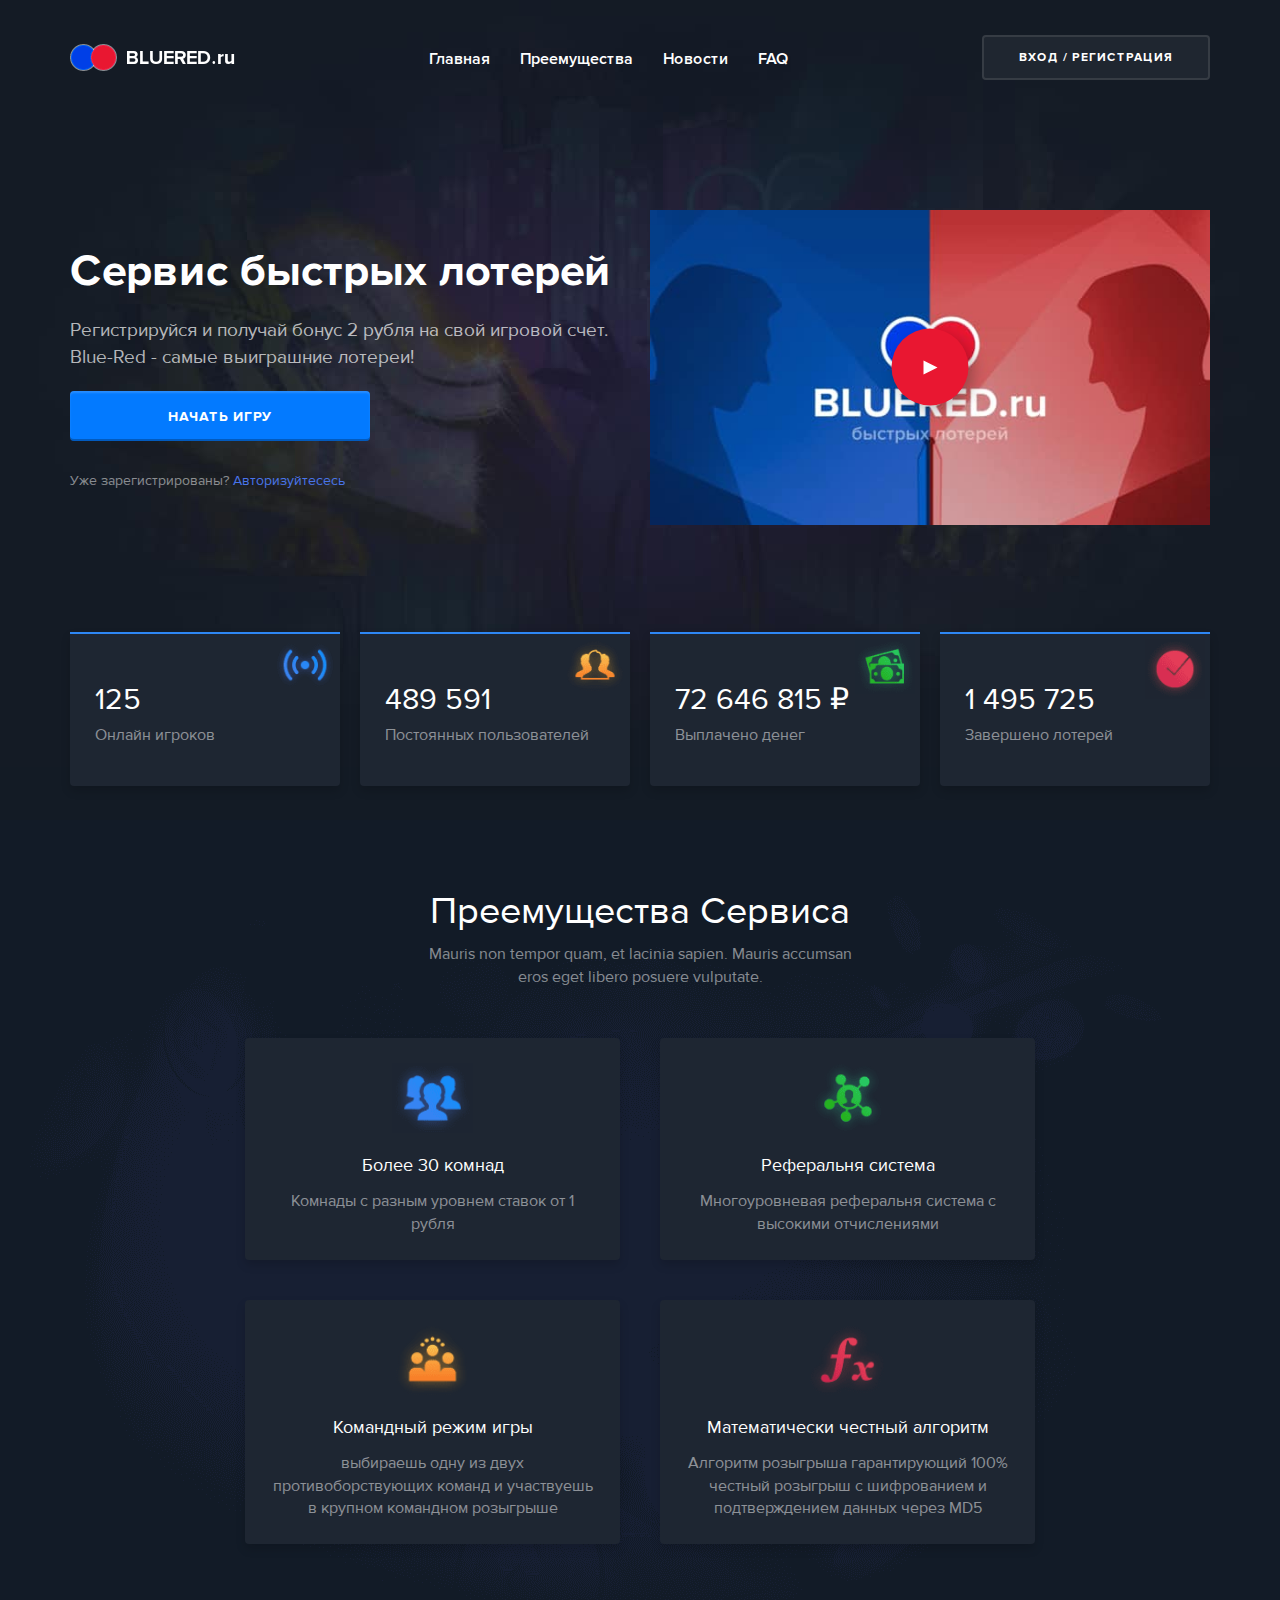
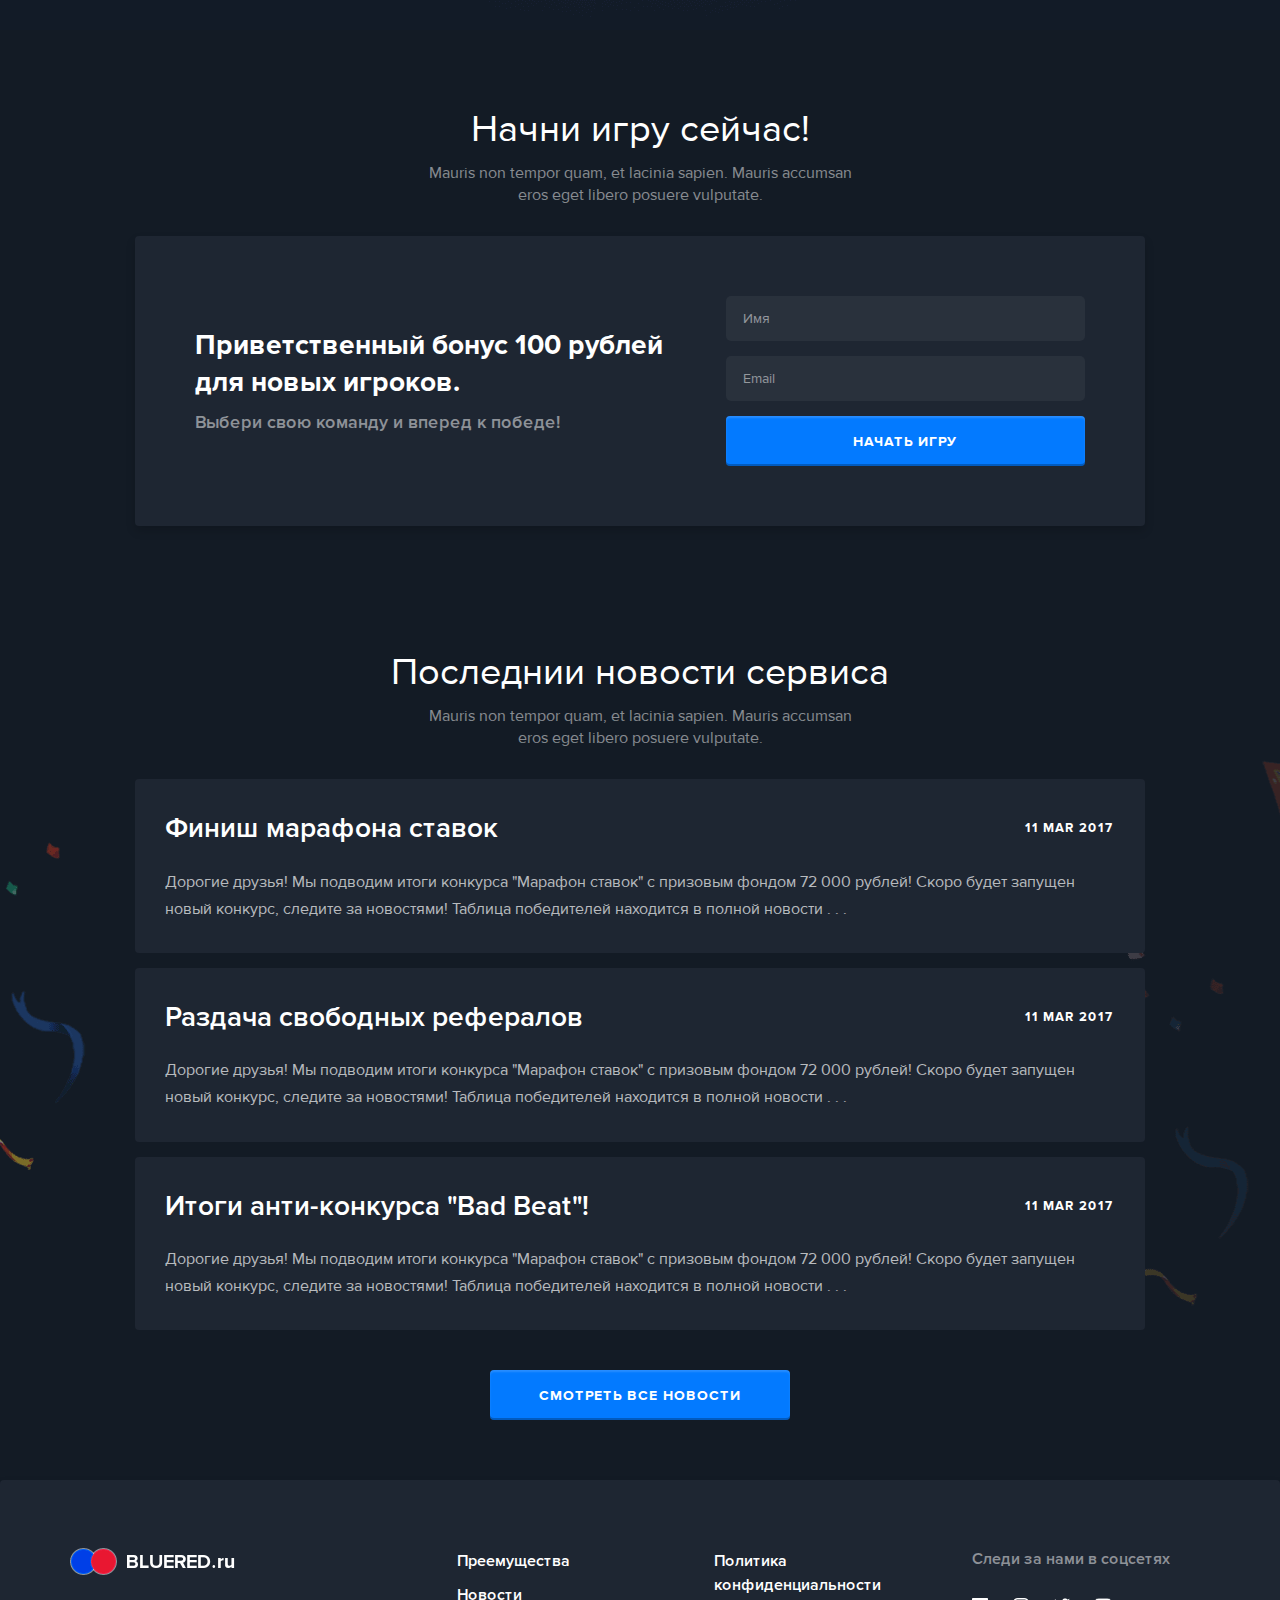
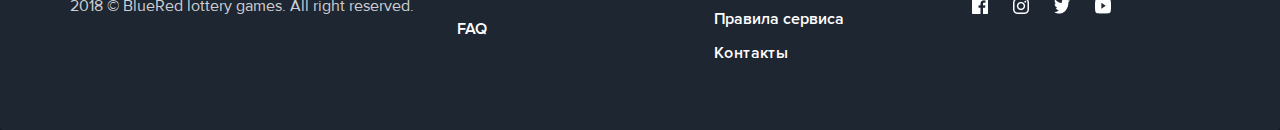
<file: index.html>
<!DOCTYPE html>
<html lang="ru">
<head>
	<meta http-equiv="Content-Type" content="text/html; charset=utf-8" />
	<meta name="format-detection" content="telephone=no">
	<meta name="viewport" content="width=device-width, initial-scale=1, user-scalable=no, maximum-scale=1">
	<title>BlueRed - Игра</title>
	<link rel="stylesheet" type="text/css" href="css/style.css?ver1.0" />
</head>
<body class="loaded page-home">


<!-- BEGIN BODY -->
<div class="main-wrapper">

	<!-- BEGIN HEADER -->
	<header class="header">
		<div class="container">
			<div class="header__wrap">
				<div class="logo">
					<a href="#"><img src="img/logo.png?ver1.0" alt=""></a>
				</div>
				<div class="header__navbar">
					
					<ul class="main-menu">
						<li class="main-menu__item">
							<a href="#" class="main-menu__link active">Главная</a>
						</li>
						<li class="main-menu__item">
							<a href="#" class="main-menu__link">Преемущества</a>
						</li>
						<li class="main-menu__item">
							<a href="#" class="main-menu__link">Новости</a>
						</li>
						<li class="main-menu__item">
							<a href="#" class="main-menu__link">FAQ</a>
						</li>
					</ul>
	
					<div class="header__right">
						<a href="#" class="btn">Вход / Регистрация</a>
					</div>
				</div>
				<button class="header__navbar-toggle js-open-navbar">
					<span></span>
					<span></span>
					<span></span>
				</button>
			</div>
		</div>
	</header>
	<!-- HEADER EOF   -->

	<!-- BEGIN CONTENT -->
	<main class="main">
		<section class="section sec-home">
			<div class="container">
				<div class="row align-items-center">
					<div class="col-lg-6">
						<h1 class="home__title">Сервис быстрых лотерей</h1>
						<p class="home__descr">Регистрируйся и получай бонус 2 рубля на свой игровой счет. <span class="nowrap">Blue-Red</span> - самые выиграшние лотереи!</p>
						<a href="#" class="btn btn--info home__button btn--lg">НАЧАТЬ ИГРУ</a>
						<div class="home__login">Уже зарегистрированы? <a href="#">Авторизуйтесесь</a></div>
					</div>
					<div class="col-lg-6">
						<div class="video js-video" data-youtube-link="9vPyTRhYEJ4">
							<div class="video__content">
								<img class="video__img" src="img/video-poster.jpg" alt="" />
								<button id="video__play" class="video__play" type="button"></button>
							</div>
						</div>
					</div>
				</div>
		
			</div>
		</section>
		<div class="container stats">
			<div class="stats-column row">
				<div class="stats-column__item col-xl-3 col-md-6">
					<div class="stats-block">
						<img src="img/online.png" alt="" class="stats-block__img f1">
						<div class="stats-block__title">125</div>
						<div class="stats-block__descr">Онлайн игроков</div>
					</div>
				</div>
				<div class="stats-column__item col-xl-3 col-md-6">
					<div class="stats-block">
						<img src="img/people.png" alt="" class="stats-block__img">
						<div class="stats-block__title">489 591</div>
						<div class="stats-block__descr">Постоянных пользователей </div>
					</div>
				</div>
				<div class="stats-column__item col-xl-3 col-md-6">
					<div class="stats-block">
						<img src="img/many.png" alt="" class="stats-block__img">
						<div class="stats-block__title">72 646 815 ₽</div>
						<div class="stats-block__descr">Выплачено денег</div>
					</div>
				</div>
				<div class="stats-column__item col-xl-3 col-md-6">
					<div class="stats-block">
						<img src="img/check.png" alt="" class="stats-block__img">
						<div class="stats-block__title">1 495 725</div>
						<div class="stats-block__descr">Завершено лотерей</div>
					</div>
				</div>
			</div>
		</div>
		<section class="section sec-advantages">
			<div class="container">
				<div class="page-header text-center">
					<h2 class="page-header__title">Преемущества Сервиса</h2>
					<p class="page-header__descr">Mauris non tempor quam, et lacinia sapien. Mauris accumsan eros eget libero posuere vulputate.</p>
						
				</div>

				<div class="row advantages-column">
					<div class="col-md-6 advantages-column__item">
						<div class="advantages-block">
							<img src="img/people-info.png" alt="" class="advantages-block__img">
							<div class="advantages-block__title">Более 30 комнад</div>
							<div class="advantages-block__descr">Комнады с разным уровнем ставок от 1 рубля</div>
						</div>
					</div>
					<div class="col-md-6 advantages-column__item">
						<div class="advantages-block">
							<img src="img/referal-img.png" alt="" class="advantages-block__img">
							<div class="advantages-block__title">Реферальня система</div>
							<div class="advantages-block__descr">Многоуровневая реферальня система с высокими отчислениями</div>
						</div>
					</div>
					<div class="col-md-6 advantages-column__item">
						<div class="advantages-block">
							<img src="img/group.png" alt="" class="advantages-block__img">
							<div class="advantages-block__title">Командный режим игры</div>
							<div class="advantages-block__descr">выбираешь одну из двух противоборствующих команд и участвуешь в крупном командном розыгрыше</div>
						</div>
					</div>
					<div class="col-md-6 advantages-column__item">
						<div class="advantages-block">
							<img src="img/alg.png" alt="" class="advantages-block__img">
							<div class="advantages-block__title">Математически честный алгоритм</div>
							<div class="advantages-block__descr">Алгоритм розыгрыша гарантирующий 100% честный розыгрыш с шифрованием и подтверждением данных через MD5</div>
						</div>
					</div>
					
				</div>
					
			</div>
		</section>

		<section class="section sec-subscribe">
			<div class="container">
				<div class="page-header text-center">
					<h2 class="page-header__title">Начни игру сейчас!</h2>
					<p class="page-header__descr">Mauris non tempor quam, et lacinia sapien. Mauris accumsan eros eget libero posuere vulputate.</p>
						
				</div>

				<div class="subscribe-block">
					<div class="row align-items-center">
						<div class="col-lg-7 subscribe-block__item">
							<div class="subscribe-block__title">Приветственный бонус 100 рублей для новых игроков. </div>
							<div class="subscribe-block__descr">Выбери свою команду и вперед к победе!</div>
						</div>
						<div class="col-lg-5 subscribe-block__item">
							<form action="#">
								<div class="form-field">
									<input type="text" class="form-input" placeholder="Имя" required="">
								</div>
								<div class="form-field">
									<input type="email" class="form-input" placeholder="Email" required="">
								</div>
								
								<input type="submit" class="btn btn--info btn--block btn--lg" value="НАЧАТЬ ИГРУ">
							</form>
						</div>
					</div>
				</div>
			</div>
		</section>

		<section class="section sec-news">
			<div class="container">
				<div class="page-header text-center">
					<h2 class="page-header__title">Последнии новости сервиса</h2>
					<p class="page-header__descr">Mauris non tempor quam, et lacinia sapien. Mauris accumsan eros eget libero posuere vulputate.</p>
						
				</div>
				<div class="news-block">
					<div class="article-list">
						<div class="article-list__item article-inner">
							<a href="#" class="article-inner__link-cover">&nbsp;</a>
							<div class="article-inner__header">
								<div class="article-inner__title">Финиш марафона ставок</div>
								<div class="article-inner__date">11 Mar 2017</div>
							</div>
							<div class="article-inner__body">
								<p>Дорогие друзья! Мы подводим итоги конкурса "Марафон ставок" с призовым фондом 72 000 рублей! Скоро будет запущен новый конкурс, следите за новостями! Таблица победителей находится в полной новости . . .</p>
							</div>
						</div>
						<div class="article-list__item article-inner">
							<a href="#" class="article-inner__link-cover">&nbsp;</a>
							<div class="article-inner__header">
								<div class="article-inner__title">Раздача свободных рефералов</div>
								<div class="article-inner__date">11 Mar 2017</div>
							</div>
							<div class="article-inner__body">
								<p>Дорогие друзья! Мы подводим итоги конкурса "Марафон ставок" с призовым фондом 72 000 рублей! Скоро будет запущен новый конкурс, следите за новостями! Таблица победителей находится в полной новости . . .</p>
							</div>
						</div>
						<div class="article-list__item article-inner">
							<a href="#" class="article-inner__link-cover">&nbsp;</a>
							<div class="article-inner__header">
								<div class="article-inner__title">Итоги анти-конкурса "Bad Beat"!</div>
								<div class="article-inner__date">11 Mar 2017</div>
							</div>
							<div class="article-inner__body">
								<p>Дорогие друзья! Мы подводим итоги конкурса "Марафон ставок" с призовым фондом 72 000 рублей! Скоро будет запущен новый конкурс, следите за новостями! Таблица победителей находится в полной новости . . .</p>
							</div>
						</div>
						
					</div>

					<div class="button-block">
						<a href="#" class="btn btn--lg btn--info">Смотреть все новости</a>
					</div>
				</div>
			</div>
		</section>
		
	</main>
	<!-- CONTENT EOF   -->


	<!-- BEGIN FOOTER -->
	<footer class="footer">
		<div class="container">
			<div class="row">
				<div class="col-xl-4 col-lg-3 col-md-4 footer__item">
					<div class="logo">
						<a href="#"><img src="img/logo.png?ver1.0" alt=""></a>
					</div>
					<p class="copyright">2018 &copy; BlueRed lottery games. All right reserved.</p>
				</div>
				<div class="col-xl-8 col-lg-9 col-md-8">
					<div class="row">
						<div class="col-xl-4 col-lg-4 col-sm-6 footer__item">
							<ul class="footer-menu">
								<li class="footer-menu__item">
									<a href="#" class="footer-menu__link">Преемущества</a>
								</li>
								<li class="footer-menu__item">
									<a href="#" class="footer-menu__link">Новости</a>
								</li>
								<li class="footer-menu__item">
									<a href="#" class="footer-menu__link">FAQ</a>
								</li>
							</ul>
						</div>
						<div class="col-xl-4 col-lg-4 col-sm-6 footer__item">
							<ul class="footer-menu">
								<li class="footer-menu__item">
									<a href="#" class="footer-menu__link">Политика конфиденциальности</a>
								</li>
								<li class="footer-menu__item">
									<a href="#" class="footer-menu__link">Правила сервиса</a>
								</li>
								<li class="footer-menu__item">
									<a href="#" class="footer-menu__link">Контакты</a>
								</li>
							</ul>
						</div>
						<div class="col-xl-4 col-lg-4 col-sm-6 footer__item">
							<div class="footer-title">Следи за нами в соцсетях</div>
							<div class="social">
								<a href="#" class="social__link">
									<img src="img/facebook.png" alt="" class="icon">
								</a>
								<a href="#" class="social__link">
									<img src="img/instagram.png" alt="" class="icon">
								</a>
								<a href="#" class="social__link">
									<img src="img/twitter.png" alt="" class="icon">
								</a>
								<a href="#" class="social__link">
									<img src="img/youtube.png" alt="" class="icon">
								</a>
							</div>
						</div>
					</div>
				</div>
			</div>
		</div>
	</footer>
	<!-- FOOTER EOF   -->

</div>
<!-- BODY EOF   -->


<div class="icon-load"></div>
<script src="js/all.js?ver1.0"></script>

<script>
	function startTimer(duration, display) {
	    var timer = duration, minutes, seconds;
	    setInterval(function () {
	        minutes = parseInt(timer / 60, 10)
	        seconds = parseInt(timer % 60, 10);
	        minutes = minutes < 10 ? "0" + minutes : minutes;
	        seconds = seconds < 10 ? "0" + seconds : seconds;
	        display.text(minutes + ":" + seconds);
	        if (--timer < 0) {
	            timer = duration;
	        }
	    }, 1000);
	}

	function Timer (){
		var display = $('#dashboardtimer1');
		startTimer(30, display);	
	}

	// function Dashboardtimer (){
	// 	var display = $('#dashboardtimer1');
	// 	startTimer(30, display);	
	// }

	function Timer1 (){
		var display = $('#dashboardtimer2');
		startTimer(30, display);	
	}
	function Timer2 (){
		var display = $('#dashboardtimer3');
		startTimer(30, display);	
	}
	function Timer3 (){
		var display = $('#dashboardtimer4');
		startTimer(30, display);	
	}
	function Timer4 (){
		var display = $('#dashboardtimer5');
		startTimer(30, display);	
	}
	$(document).ready(function (){
		Timer ();
		Timer1 ();
		Timer2 ();
		Timer3 ();
		Timer4 ();
	});	      
</script>


</body>
</html>
</file>
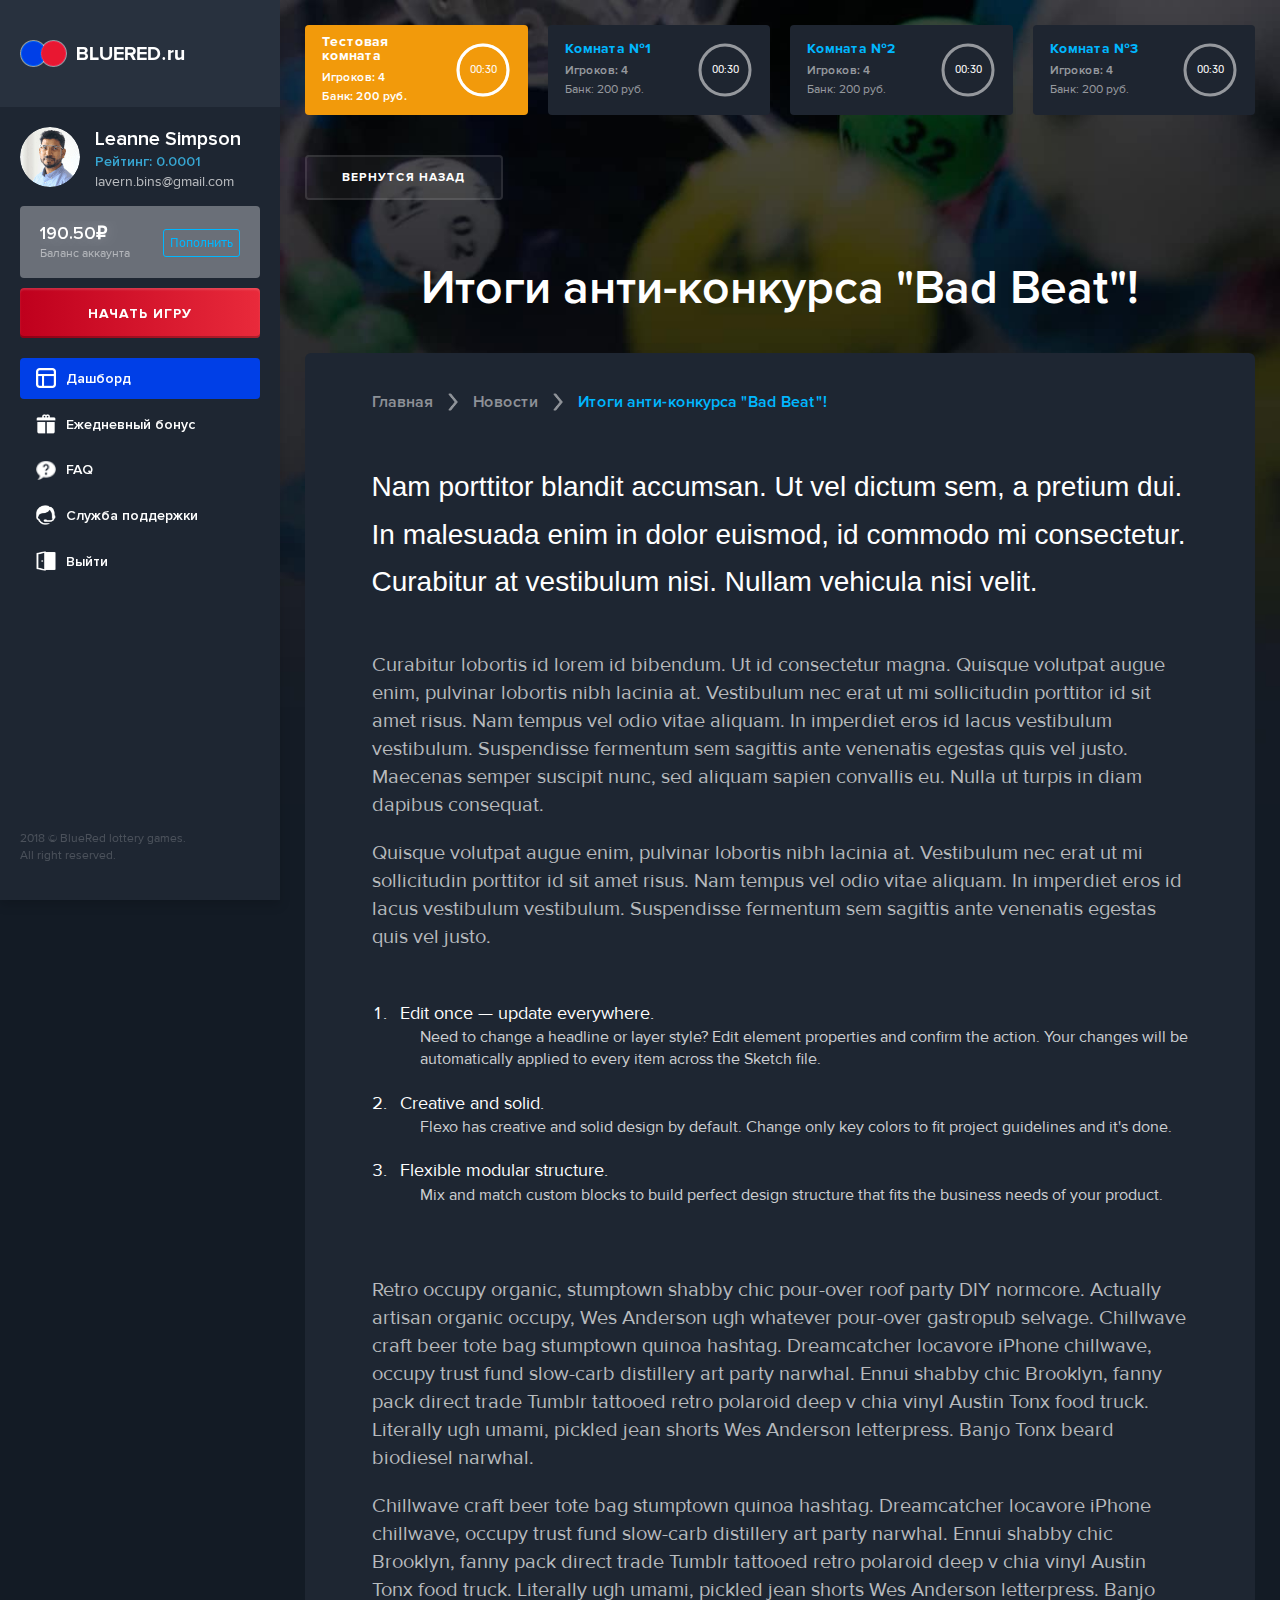
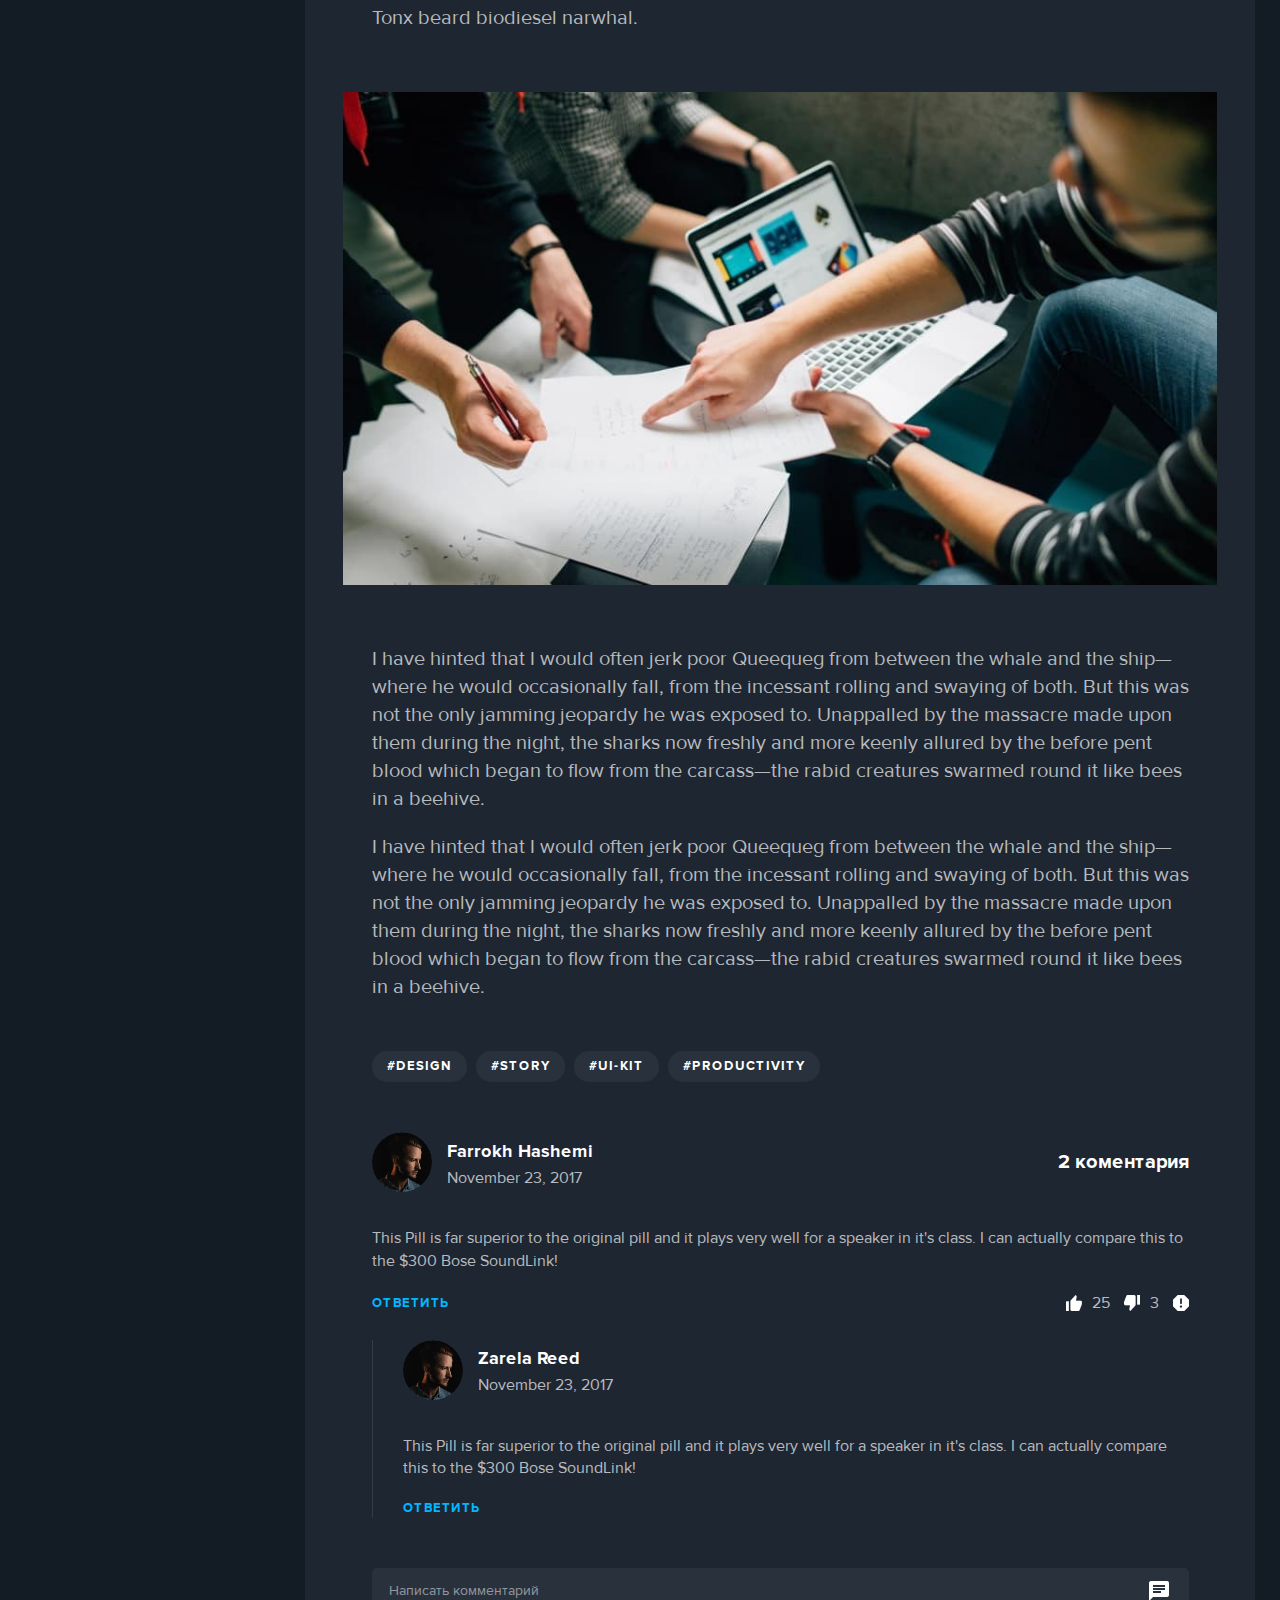
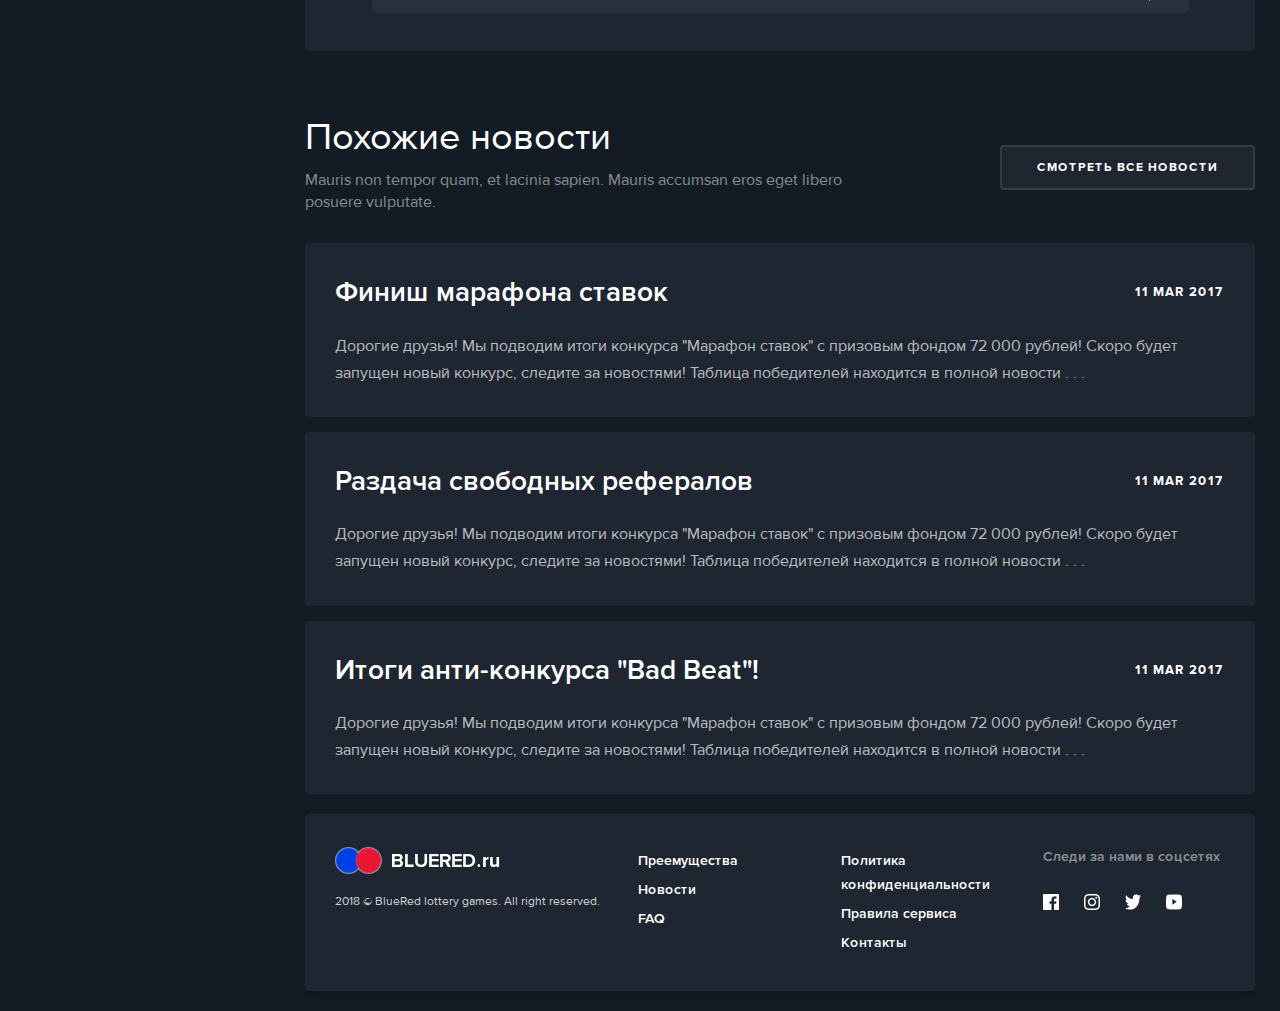
<file: article.html>
<!DOCTYPE html>
<html lang="ru">
<head>
	<meta http-equiv="Content-Type" content="text/html; charset=utf-8" />
	<meta name="format-detection" content="telephone=no">
	<meta name="viewport" content="width=device-width, initial-scale=1, user-scalable=no, maximum-scale=1">
	<title>BlueRed - Страница новости</title>
	<link rel="stylesheet" type="text/css" href="css/style.css?ver1.0" />
</head>
<body class="loaded page-game page-bg">


<!-- BEGIN BODY -->
<div class="main-wrapper">

	<!-- BEGIN HEADER -->
	<div class="sidebar">
		<div class="sidebar__header">
			<div class="logo">
				<a href="#" class="logo__container">
					<img class="logo__full" alt="" src="img/logo.png">
				</a>
			</div>
			<a href="#" class="sidebar__close js-close-sidebar">
				<img src="img/close.png" alt="" height="14">
				Закрыть
			</a>
		</div>
		<div class="sidebar__body" >
			<div class="login-wrap">
				<div class="profile">
					<div class="profile__img">
						<img src="img/profile-img.png" alt="">
					</div>
					<div class="profile__content">
						<div class="profile__name">Leanne Simpson</div>
						<div class="profile__rating">Рейтинг: 0.0001 </div>
						<div class="profile__email">lavern.bins@gmail.com</div>
					</div>
				</div>
				<div class="profile-balance">
					<div class="profile-balance__left">
						<div class="profile-balance__count">190.50₽</div>
						<div class="profile-balance__descr">Баланс аккаунта</div>
					</div>
					<div class="profile-balance__right">
						<a href="#" class="profile-balance__btn">Пополнить</a>
					</div>
				</div>
				<a href="#" class="btn btn--danger btn--lg btn--block">НАЧАТЬ ИГРУ</a>
			</div>
			<ul class="sidebar-menu">
				<li class="sidebar-menu__item active">
					<a href="#" class="sidebar-menu__link sidebar-menu__link--dashboard">Дашборд</a>
				</li>
				<li class="sidebar-menu__item">
					<a href="#" class="sidebar-menu__link sidebar-menu__link--bonus">Ежедневный бонус</a>
				</li>
				<li class="sidebar-menu__item">
					<a href="#" class="sidebar-menu__link sidebar-menu__link--faq">FAQ</a>
				</li>
				<li class="sidebar-menu__item">
					<a href="#" class="sidebar-menu__link sidebar-menu__link--support">Служба поддержки</a>
				</li>
				<li class="sidebar-menu__item">
					<a href="#" class="sidebar-menu__link sidebar-menu__link--exit">Выйти</a>
				</li>
			</ul>
		</div>
		<div class="sidebar__body" style="display: none;">
			<div class="login-wrap">
				<div class="profile">
					<a href="#" class="btn btn--block">Войти на сайт</a>
				</div>
				<a href="#" class="btn btn--danger btn--lg btn--block">НАЧАТЬ ИГРУ</a>
			</div>
			<ul class="sidebar-menu">
				<li class="sidebar-menu__item active">
					<a href="#" class="sidebar-menu__link sidebar-menu__link--home">Главная</a>
				</li>
				<li class="sidebar-menu__item">
					<a href="#" class="sidebar-menu__link sidebar-menu__link--news">Новости</a>
				</li>
				<li class="sidebar-menu__item">
					<a href="#" class="sidebar-menu__link sidebar-menu__link--faq">FAQ</a>
				</li>
				<li class="sidebar-menu__item">
					<a href="#" class="sidebar-menu__link sidebar-menu__link--support">Служба поддержки</a>
				</li>
	
			</ul>
		</div>
		<div class="sidebar__footer">
			<p class="copyright">2018 &copy; BlueRed lottery games. <br>All right reserved.</p>
		</div>
	</div>
	<div class="sidebar sidebar--mobile">
		<div class="sidebar__header">
			<div class="logo">
				<a href="#" class="logo__container">
					<img class="logo__small" alt="" src="img/logo-small.png">
				</a>
			</div>
		</div>
		<div class="sidebar__body">
			<a href="#" class="sidebar__open js-open-sidebar">
				<span></span>
				<span></span>
				<span></span>
			</a>
		</div>
		
	</div>
	<!-- HEADER EOF   -->

	<!-- BEGIN CONTENT -->
	<main class="main main--custom">
		<div class="container">
			<!-- BEGIN ROOMS -->
			<div class="rooms row">
				<div class="col-xl-3 col-md-6 rooms__column">
					<div class="dashboard-room dashboard-room--active">
						<a href="#" class="dashboard-room__link">
							<span class="dashboard-room__content">
								<span class="dashboard-room__name">Тестовая комната</span>
								<span class="dashboard-room__players">Игроков: 4</span>
								<span class="dashboard-room__bank">Банк: 200 руб.</span>
							</span>
							<div class="timer dashboard-room__timer">
								<div class="countdown">
									<div id="dashboardtimer1" class="countdown__number">00:30</div>
									<svg class="countdown__svg">  
										<circle class="countdown__bg" r="25" cx="28" cy="28"></circle>
										<circle class="countdown__progress" r="25" cx="28" cy="28"></circle>
									</svg>
									
								</div>
							</div>
						</a>
					</div>
				</div>
				<div class="col-xl-3 col-md-6 rooms__column">
					<div class="dashboard-room">
						<a href="#" class="dashboard-room__link">
							<span class="dashboard-room__content">
								<span class="dashboard-room__name">Комната №1</span>
								<span class="dashboard-room__players">Игроков: 4</span>
								<span class="dashboard-room__bank">Банк: 200 руб.</span>
							</span>
							<div class="timer dashboard-room__timer">
								<div class="countdown">
									<div id="dashboardtimer2" class="countdown__number">00:30</div>
									<svg class="countdown__svg">
										<circle class="countdown__bg" r="25" cx="28" cy="28"></circle>
										<circle class="countdown__progress" r="25" cx="28" cy="28"></circle>
									</svg>
									
								</div>
							</div>
						</a>
					</div>
				</div>
				<div class="col-xl-3 col-md-6 rooms__column">
					<div class="dashboard-room">
						<a href="#" class="dashboard-room__link">
							<span class="dashboard-room__content">
								<span class="dashboard-room__name">Комната №2</span>
								<span class="dashboard-room__players">Игроков: 4</span>
								<span class="dashboard-room__bank">Банк: 200 руб.</span>
							</span>
							<div class="timer dashboard-room__timer">
								<div class="countdown">
									<div id="dashboardtimer3" class="countdown__number">00:30</div>
									<svg class="countdown__svg">
										<circle class="countdown__bg" r="25" cx="28" cy="28"></circle>
										<circle class="countdown__progress" r="25" cx="28" cy="28"></circle>
									</svg>
									
								</div>
							</div>
						</a>
					</div>
				</div>
				<div class="col-xl-3 col-md-6 rooms__column">
					<div class="dashboard-room">
						<a href="#" class="dashboard-room__link">
							<span class="dashboard-room__content">
								<span class="dashboard-room__name">Комната №3</span>
								<span class="dashboard-room__players">Игроков: 4</span>
								<span class="dashboard-room__bank">Банк: 200 руб.</span>
							</span>
							<div class="timer dashboard-room__timer">
								<div class="countdown">
									<div id="dashboardtimer4" class="countdown__number">00:30</div>
									<svg class="countdown__svg">
										<circle class="countdown__bg" r="25" cx="28" cy="28"></circle>
										<circle class="countdown__progress" r="25" cx="28" cy="28"></circle>
									</svg>
									
								</div>
							</div>
						</a>
					</div>
				</div>
			</div>
			<!-- ROOMS EOF   -->
			
			
			<div class="page-line">
				<a href="#" class="btn">Вернутся назад</a>
			</div>
			
			
			<div class="page-header text-center">
				<h1 class="title">Итоги анти-конкурса "Bad Beat"!</h1>
			</div>
			
			<article class="article">
				
				<ul class="crumbs-list">
					<li class="crumbs-list__item">
						<a href="#" class="crumbs-list__link">Главная</a>
					</li>
					<li class="crumbs-list__item">
						<a href="#" class="crumbs-list__link">Новости</a>
					</li>
					<li class="crumbs-list__item">
						<span class="crumbs-list__text">Итоги анти-конкурса "Bad Beat"!</span>
					</li>
				</ul>

				<h2>Nam porttitor blandit accumsan. Ut vel dictum sem, a pretium dui. In malesuada enim in dolor euismod, id commodo mi consectetur. Curabitur at vestibulum nisi. Nullam vehicula nisi velit.</h2>

				<p>Curabitur lobortis id lorem id bibendum. Ut id consectetur magna. Quisque volutpat augue enim, pulvinar lobortis nibh lacinia at. Vestibulum nec erat ut mi sollicitudin porttitor id sit amet risus. Nam tempus vel odio vitae aliquam. In imperdiet eros id lacus vestibulum vestibulum. Suspendisse fermentum sem sagittis ante venenatis egestas quis vel justo. Maecenas semper suscipit nunc, sed aliquam sapien convallis eu. Nulla ut turpis in diam dapibus consequat.</p>

				<p>Quisque volutpat augue enim, pulvinar lobortis nibh lacinia at. Vestibulum nec erat ut mi sollicitudin porttitor id sit amet risus. Nam tempus vel odio vitae aliquam. In imperdiet eros id lacus vestibulum vestibulum. Suspendisse fermentum sem sagittis ante venenatis egestas quis vel justo.</p>

				<ol>
					<li>
						Edit once — update everywhere.
						<div class="ol-sub">Need to change a headline or layer style? Edit element properties and confirm the action. Your changes will be automatically applied to every item across the Sketch file.</div>
					</li>
					<li>
						Creative and solid.
						<div class="ol-sub">Flexo has creative and solid design by default. Change only key colors to fit project guidelines and it's done.</div>
					</li>
					<li>
						Flexible modular structure.
						<div class="ol-sub">Mix and match custom blocks to build perfect design structure that fits the business needs of your product.</div> 
					</li>
				</ol>

				<p>Retro occupy organic, stumptown shabby chic pour-over roof party DIY normcore. Actually artisan organic occupy, Wes Anderson ugh whatever pour-over gastropub selvage. Chillwave craft beer tote bag stumptown quinoa hashtag. Dreamcatcher locavore iPhone chillwave, occupy trust fund slow-carb distillery art party narwhal. Ennui shabby chic Brooklyn, fanny pack direct trade Tumblr tattooed retro polaroid deep v chia vinyl Austin Tonx food truck. Literally ugh umami, pickled jean shorts Wes Anderson letterpress. Banjo Tonx beard biodiesel narwhal.</p>

				<p>Chillwave craft beer tote bag stumptown quinoa hashtag. Dreamcatcher locavore iPhone chillwave, occupy trust fund slow-carb distillery art party narwhal. Ennui shabby chic Brooklyn, fanny pack direct trade Tumblr tattooed retro polaroid deep v chia vinyl Austin Tonx food truck. Literally ugh umami, pickled jean shorts Wes Anderson letterpress. Banjo Tonx beard biodiesel narwhal.</p>

				<figure class="figure">
					<img src="img/img.jpg" alt="">
				</figure>

				<p>I have hinted that I would often jerk poor Queequeg from between the whale and the ship—where he would occasionally fall, from the incessant rolling and swaying of both. But this was not the only jamming jeopardy he was exposed to. Unappalled by the massacre made upon them during the night, the sharks now freshly and more keenly allured by the before pent blood which began to flow from the carcass—the rabid creatures swarmed round it like bees in a beehive.</p>
				
				<p>I have hinted that I would often jerk poor Queequeg from between the whale and the ship—where he would occasionally fall, from the incessant rolling and swaying of both. But this was not the only jamming jeopardy he was exposed to. Unappalled by the massacre made upon them during the night, the sharks now freshly and more keenly allured by the before pent blood which began to flow from the carcass—the rabid creatures swarmed round it like bees in a beehive.</p>
				
				<div class="tags">
					<a href="#" class="tags__link">#design</a>
					<a href="#" class="tags__link">#story</a>
					<a href="#" class="tags__link">#UI-kit</a>
					<a href="#" class="tags__link">#productivity</a>
				</div>

				<div class="comments">
					<ul class="comments-list">
						<li class="comments-list__item ">
							<div class="comment">
								<div class="comment__header">
									<div class="comment__author author">
										<div class="author__img">
											<img src="img/comments-img.png" alt="">
										</div>
										<div class="author__info">
											<div class="author__name">Farrokh Hashemi</div>
											<div class="author__date">November 23, 2017</div>
										</div>
									</div>
									<div class="comment__count">2 коментария</div>
								</div>
								<div class="comment__body">
									This Pill is far superior to the original pill and it plays very well for a speaker in it's class. I can actually compare this to the $300 Bose SoundLink!
								</div>
								<div class="comment__footer">
									<a href="#" class="answer-link">Ответить</a>
									<div class="comment__btns">
										<a href="#" class="comment__btns-item"><img src="img/thumbup.png" alt="" class="icon"> <span>25</span></a>
										<a href="#" class="comment__btns-item"><img src="img/thumbdown.png" alt="" class="icon"> <span>3</span></a>
										<a href="#" class="comment__btns-item"><img src="img/alert.png" alt="" class="icon"></a>
									</div>
								</div>
							</div>
							<ul class="comments-answer-list">
								<li class="comments-answer-list__item">
									<div class="comment">
										<div class="comment__header">
											<div class="comment__author author">
												<div class="author__img">
													<img src="img/comments-img.png" alt="">
												</div>
												<div class="author__info">
													<div class="author__name">Zarela Reed</div>
													<div class="author__date">November 23, 2017</div>
												</div>
											</div>
											
										</div>
										<div class="comment__body">
											This Pill is far superior to the original pill and it plays very well for a speaker in it's class. I can actually compare this to the $300 Bose SoundLink!
										</div>
										<div class="comment__footer">
											<a href="#" class="answer-link">Ответить</a>
											
										</div>
									</div>
								</li>
							</ul>
						</li>
					</ul>

					<div class="comments-form">
						<form action="#">
							<div class="comments-form__wrap">
								<input type="text" class="form-input" placeholder="Написать комментарий">
								<button type="submit" class="comments-form__button"><img src="img/chat.png" alt="" class="icon"></button>
							</div>
						</form>
					</div>
				</div>
			</article>

			<div class="page-header">
				<div class="row align-items-center">
					<div class="col-lg-7 page-header__contnet">
						<h2 class="page-header__title">Похожие новости</h2>
						<p class="page-header__descr">Mauris non tempor quam, et lacinia sapien. Mauris accumsan eros eget libero posuere vulputate.</p>
					</div>
					<div class="col-lg-5 page-header__button">
						<a href="#" class="btn">Смотреть все новости</a>
					</div>
				</div>
			</div>

			<div class="article-list">
				<div class="article-list__item article-inner">
					<a href="#" class="article-inner__link-cover">&nbsp;</a>
					<div class="article-inner__header">
						<div class="article-inner__title">Финиш марафона ставок</div>
						<div class="article-inner__date">11 Mar 2017</div>
					</div>
					<div class="article-inner__body">
						<p>Дорогие друзья! Мы подводим итоги конкурса "Марафон ставок" с призовым фондом 72 000 рублей! Скоро будет запущен новый конкурс, следите за новостями! Таблица победителей находится в полной новости . . .</p>
					</div>
				</div>
				<div class="article-list__item article-inner">
					<a href="#" class="article-inner__link-cover">&nbsp;</a>
					<div class="article-inner__header">
						<div class="article-inner__title">Раздача свободных рефералов</div>
						<div class="article-inner__date">11 Mar 2017</div>
					</div>
					<div class="article-inner__body">
						<p>Дорогие друзья! Мы подводим итоги конкурса "Марафон ставок" с призовым фондом 72 000 рублей! Скоро будет запущен новый конкурс, следите за новостями! Таблица победителей находится в полной новости . . .</p>
					</div>
				</div>
				<div class="article-list__item article-inner">
					<a href="#" class="article-inner__link-cover">&nbsp;</a>
					<div class="article-inner__header">
						<div class="article-inner__title">Итоги анти-конкурса "Bad Beat"!</div>
						<div class="article-inner__date">11 Mar 2017</div>
					</div>
					<div class="article-inner__body">
						<p>Дорогие друзья! Мы подводим итоги конкурса "Марафон ставок" с призовым фондом 72 000 рублей! Скоро будет запущен новый конкурс, следите за новостями! Таблица победителей находится в полной новости . . .</p>
					</div>
				</div>
			</div>

			
		</div>
	</main>
	<!-- CONTENT EOF   -->


	<!-- BEGIN FOOTER -->
	<footer class="footer">
		<div class="container">
			<div class="row">
				<div class="col-xl-4 col-lg-3 col-md-4 footer__item">
					<div class="logo">
						<a href="#"><img src="img/logo.png?ver1.0" alt=""></a>
					</div>
					<p class="copyright">2018 &copy; BlueRed lottery games. All right reserved.</p>
				</div>
				<div class="col-xl-8 col-lg-9 col-md-8">
					<div class="row">
						<div class="col-xl-4 col-lg-4 col-sm-6 footer__item">
							<ul class="footer-menu">
								<li class="footer-menu__item">
									<a href="#" class="footer-menu__link">Преемущества</a>
								</li>
								<li class="footer-menu__item">
									<a href="#" class="footer-menu__link">Новости</a>
								</li>
								<li class="footer-menu__item">
									<a href="#" class="footer-menu__link">FAQ</a>
								</li>
							</ul>
						</div>
						<div class="col-xl-4 col-lg-4 col-sm-6 footer__item">
							<ul class="footer-menu">
								<li class="footer-menu__item">
									<a href="#" class="footer-menu__link">Политика конфиденциальности</a>
								</li>
								<li class="footer-menu__item">
									<a href="#" class="footer-menu__link">Правила сервиса</a>
								</li>
								<li class="footer-menu__item">
									<a href="#" class="footer-menu__link">Контакты</a>
								</li>
							</ul>
						</div>
						<div class="col-xl-4 col-lg-4 col-sm-6 footer__item">
							<div class="footer-title">Следи за нами в соцсетях</div>
							<div class="social">
								<a href="#" class="social__link">
									<img src="img/facebook.png" alt="" class="icon">
								</a>
								<a href="#" class="social__link">
									<img src="img/instagram.png" alt="" class="icon">
								</a>
								<a href="#" class="social__link">
									<img src="img/twitter.png" alt="" class="icon">
								</a>
								<a href="#" class="social__link">
									<img src="img/youtube.png" alt="" class="icon">
								</a>
							</div>
						</div>
					</div>
				</div>
			</div>
		</div>
	</footer>
	<!-- FOOTER EOF   -->

</div>
<!-- BODY EOF   -->


<div class="icon-load"></div>
<script src="js/all.js?ver1.0"></script>

<script>
	function startTimer(duration, display) {
	    var timer = duration, minutes, seconds;
	    setInterval(function () {
	        minutes = parseInt(timer / 60, 10)
	        seconds = parseInt(timer % 60, 10);
	        minutes = minutes < 10 ? "0" + minutes : minutes;
	        seconds = seconds < 10 ? "0" + seconds : seconds;
	        display.text(minutes + ":" + seconds);
	        if (--timer < 0) {
	            timer = duration;
	        }
	    }, 1000);
	}

	function Timer (){
		var display = $('#dashboardtimer1');
		startTimer(30, display);	
	}

	// function Dashboardtimer (){
	// 	var display = $('#dashboardtimer1');
	// 	startTimer(30, display);	
	// }

	function Timer1 (){
		var display = $('#dashboardtimer2');
		startTimer(30, display);	
	}
	function Timer2 (){
		var display = $('#dashboardtimer3');
		startTimer(30, display);	
	}
	function Timer3 (){
		var display = $('#dashboardtimer4');
		startTimer(30, display);	
	}
	function Timer4 (){
		var display = $('#dashboardtimer5');
		startTimer(30, display);	
	}
	$(document).ready(function (){
		Timer ();
		Timer1 ();
		Timer2 ();
		Timer3 ();
		Timer4 ();
	});	      
</script>


</body>
</html>
</file>
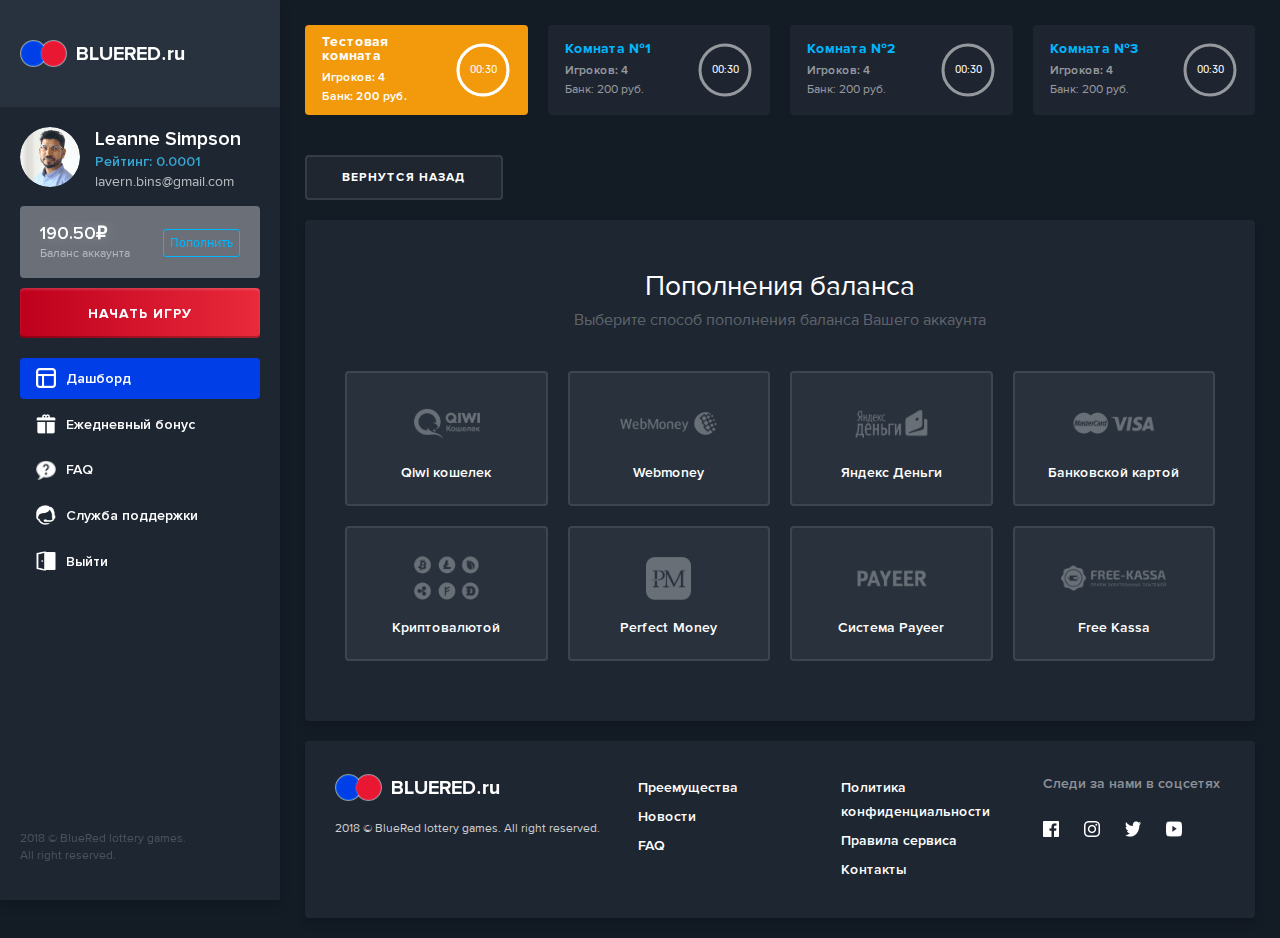
<file: balance-income.html>
<!DOCTYPE html>
<html lang="ru">
<head>
	<meta http-equiv="Content-Type" content="text/html; charset=utf-8" />
	<meta name="format-detection" content="telephone=no">
	<meta name="viewport" content="width=device-width, initial-scale=1, user-scalable=no, maximum-scale=1">
	<title>BlueRed - Страница новости</title>
	<link rel="stylesheet" type="text/css" href="css/style.css?ver1.0" />
</head>
<body class="loaded page-game">


<!-- BEGIN BODY -->
<div class="main-wrapper">

	<!-- BEGIN HEADER -->
	<div class="sidebar">
		<div class="sidebar__header">
			<div class="logo">
				<a href="#" class="logo__container">
					<img class="logo__full" alt="" src="img/logo.png">
				</a>
			</div>
			<a href="#" class="sidebar__close js-close-sidebar">
				<img src="img/close.png" alt="" height="14">
				Закрыть
			</a>
		</div>
		<div class="sidebar__body" >
			<div class="login-wrap">
				<div class="profile">
					<div class="profile__img">
						<img src="img/profile-img.png" alt="">
					</div>
					<div class="profile__content">
						<div class="profile__name">Leanne Simpson</div>
						<div class="profile__rating">Рейтинг: 0.0001 </div>
						<div class="profile__email">lavern.bins@gmail.com</div>
					</div>
				</div>
				<div class="profile-balance">
					<div class="profile-balance__left">
						<div class="profile-balance__count">190.50₽</div>
						<div class="profile-balance__descr">Баланс аккаунта</div>
					</div>
					<div class="profile-balance__right">
						<a href="#" class="profile-balance__btn">Пополнить</a>
					</div>
				</div>
				<a href="#" class="btn btn--danger btn--lg btn--block">НАЧАТЬ ИГРУ</a>
			</div>
			<ul class="sidebar-menu">
				<li class="sidebar-menu__item active">
					<a href="#" class="sidebar-menu__link sidebar-menu__link--dashboard">Дашборд</a>
				</li>
				<li class="sidebar-menu__item">
					<a href="#" class="sidebar-menu__link sidebar-menu__link--bonus">Ежедневный бонус</a>
				</li>
				<li class="sidebar-menu__item">
					<a href="#" class="sidebar-menu__link sidebar-menu__link--faq">FAQ</a>
				</li>
				<li class="sidebar-menu__item">
					<a href="#" class="sidebar-menu__link sidebar-menu__link--support">Служба поддержки</a>
				</li>
				<li class="sidebar-menu__item">
					<a href="#" class="sidebar-menu__link sidebar-menu__link--exit">Выйти</a>
				</li>
			</ul>
		</div>
		<div class="sidebar__body" style="display: none;">
			<div class="login-wrap">
				<div class="profile">
					<a href="#" class="btn btn--block">Войти на сайт</a>
				</div>
				<a href="#" class="btn btn--danger btn--lg btn--block">НАЧАТЬ ИГРУ</a>
			</div>
			<ul class="sidebar-menu">
				<li class="sidebar-menu__item active">
					<a href="#" class="sidebar-menu__link sidebar-menu__link--home">Главная</a>
				</li>
				<li class="sidebar-menu__item">
					<a href="#" class="sidebar-menu__link sidebar-menu__link--news">Новости</a>
				</li>
				<li class="sidebar-menu__item">
					<a href="#" class="sidebar-menu__link sidebar-menu__link--faq">FAQ</a>
				</li>
				<li class="sidebar-menu__item">
					<a href="#" class="sidebar-menu__link sidebar-menu__link--support">Служба поддержки</a>
				</li>
	
			</ul>
		</div>
		<div class="sidebar__footer">
			<p class="copyright">2018 &copy; BlueRed lottery games. <br>All right reserved.</p>
		</div>
	</div>
	<div class="sidebar sidebar--mobile">
		<div class="sidebar__header">
			<div class="logo">
				<a href="#" class="logo__container">
					<img class="logo__small" alt="" src="img/logo-small.png">
				</a>
			</div>
		</div>
		<div class="sidebar__body">
			<a href="#" class="sidebar__open js-open-sidebar">
				<span></span>
				<span></span>
				<span></span>
			</a>
		</div>
		
	</div>
	<!-- HEADER EOF   -->

	<!-- BEGIN CONTENT -->
	<main class="main main--custom">
		<div class="container">
			<!-- BEGIN ROOMS -->
			<div class="rooms row">
				<div class="col-xl-3 col-md-6 rooms__column">
					<div class="dashboard-room dashboard-room--active">
						<a href="#" class="dashboard-room__link">
							<span class="dashboard-room__content">
								<span class="dashboard-room__name">Тестовая комната</span>
								<span class="dashboard-room__players">Игроков: 4</span>
								<span class="dashboard-room__bank">Банк: 200 руб.</span>
							</span>
							<div class="timer dashboard-room__timer">
								<div class="countdown">
									<div id="dashboardtimer1" class="countdown__number">00:30</div>
									<svg class="countdown__svg">  
										<circle class="countdown__bg" r="25" cx="28" cy="28"></circle>
										<circle class="countdown__progress" r="25" cx="28" cy="28"></circle>
									</svg>
									
								</div>
							</div>
						</a>
					</div>
				</div>
				<div class="col-xl-3 col-md-6 rooms__column">
					<div class="dashboard-room">
						<a href="#" class="dashboard-room__link">
							<span class="dashboard-room__content">
								<span class="dashboard-room__name">Комната №1</span>
								<span class="dashboard-room__players">Игроков: 4</span>
								<span class="dashboard-room__bank">Банк: 200 руб.</span>
							</span>
							<div class="timer dashboard-room__timer">
								<div class="countdown">
									<div id="dashboardtimer2" class="countdown__number">00:30</div>
									<svg class="countdown__svg">
										<circle class="countdown__bg" r="25" cx="28" cy="28"></circle>
										<circle class="countdown__progress" r="25" cx="28" cy="28"></circle>
									</svg>
									
								</div>
							</div>
						</a>
					</div>
				</div>
				<div class="col-xl-3 col-md-6 rooms__column">
					<div class="dashboard-room">
						<a href="#" class="dashboard-room__link">
							<span class="dashboard-room__content">
								<span class="dashboard-room__name">Комната №2</span>
								<span class="dashboard-room__players">Игроков: 4</span>
								<span class="dashboard-room__bank">Банк: 200 руб.</span>
							</span>
							<div class="timer dashboard-room__timer">
								<div class="countdown">
									<div id="dashboardtimer3" class="countdown__number">00:30</div>
									<svg class="countdown__svg">
										<circle class="countdown__bg" r="25" cx="28" cy="28"></circle>
										<circle class="countdown__progress" r="25" cx="28" cy="28"></circle>
									</svg>
									
								</div>
							</div>
						</a>
					</div>
				</div>
				<div class="col-xl-3 col-md-6 rooms__column">
					<div class="dashboard-room">
						<a href="#" class="dashboard-room__link">
							<span class="dashboard-room__content">
								<span class="dashboard-room__name">Комната №3</span>
								<span class="dashboard-room__players">Игроков: 4</span>
								<span class="dashboard-room__bank">Банк: 200 руб.</span>
							</span>
							<div class="timer dashboard-room__timer">
								<div class="countdown">
									<div id="dashboardtimer4" class="countdown__number">00:30</div>
									<svg class="countdown__svg">
										<circle class="countdown__bg" r="25" cx="28" cy="28"></circle>
										<circle class="countdown__progress" r="25" cx="28" cy="28"></circle>
									</svg>
									
								</div>
							</div>
						</a>
					</div>
				</div>
			</div>
			<!-- ROOMS EOF   -->
			
			
			<div class="page-line">
				<a href="#" class="btn">Вернутся назад</a>
			</div>
			
			<div class="box">
				<div class="box__head text-center">
					<h1 class="box__title">Пополнения баланса</h1>
					<p class="box__descr">Выберите способ пополнения баланса Вашего аккаунта</p>
				</div>

				<div class="row payments-collumn">
					<div class="col-xl-3 col-md-4 col-sm-6 payments-collumn__item">
						<a href="#" class="payments-collumn__link">
							<img src="img/qiwi.png" alt="" class="payments-collumn__img" height="50">
							<span class="payments-collumn__title">Qiwi кошелек</span>
						</a>
					</div>
					<div class="col-xl-3 col-md-4 col-sm-6 payments-collumn__item">
						<a href="#" class="payments-collumn__link">
							<img src="img/webmoney.png" alt="" class="payments-collumn__img" height="50">
							<span class="payments-collumn__title">Webmoney</span>
						</a>
					</div>
					<div class="col-xl-3 col-md-4 col-sm-6 payments-collumn__item">
						<a href="#" class="payments-collumn__link">
							<img src="img/yandex.png" alt="" class="payments-collumn__img" height="50">
							<span class="payments-collumn__title">Яндекс Деньги</span>
						</a>
					</div>
					<div class="col-xl-3 col-md-4 col-sm-6 payments-collumn__item">
						<a href="#" class="payments-collumn__link">
							<img src="img/visa.png" alt="" class="payments-collumn__img" height="50">
							<span class="payments-collumn__title">Банковской картой</span>
						</a>
					</div>
					<div class="col-xl-3 col-md-4 col-sm-6 payments-collumn__item">
						<a href="#" class="payments-collumn__link">
							<img src="img/btc.png" alt="" class="payments-collumn__img" height="50">
							<span class="payments-collumn__title">Криптовалютой</span>
						</a>
					</div>
					<div class="col-xl-3 col-md-4 col-sm-6 payments-collumn__item">
						<a href="#" class="payments-collumn__link">
							<img src="img/pm.png" alt="" class="payments-collumn__img" height="50">
							<span class="payments-collumn__title">Perfect Money</span>
						</a>
					</div>
					<div class="col-xl-3 col-md-4 col-sm-6 payments-collumn__item">
						<a href="#" class="payments-collumn__link">
							<img src="img/payeer.png" alt="" class="payments-collumn__img" height="50">
							<span class="payments-collumn__title">Система Payeer</span>
						</a>
					</div>
					<div class="col-xl-3 col-md-4 col-sm-6 payments-collumn__item">
						<a href="#" class="payments-collumn__link">
							<img src="img/kassa.png" alt="" class="payments-collumn__img" height="50">
							<span class="payments-collumn__title">Free Kassa</span>
						</a>
					</div>
				</div>
			</div>
		</div>
	</main>
	<!-- CONTENT EOF   -->


	<!-- BEGIN FOOTER -->
	<footer class="footer">
		<div class="container">
			<div class="row">
				<div class="col-xl-4 col-lg-3 col-md-4 footer__item">
					<div class="logo">
						<a href="#"><img src="img/logo.png?ver1.0" alt=""></a>
					</div>
					<p class="copyright">2018 &copy; BlueRed lottery games. All right reserved.</p>
				</div>
				<div class="col-xl-8 col-lg-9 col-md-8">
					<div class="row">
						<div class="col-xl-4 col-lg-4 col-sm-6 footer__item">
							<ul class="footer-menu">
								<li class="footer-menu__item">
									<a href="#" class="footer-menu__link">Преемущества</a>
								</li>
								<li class="footer-menu__item">
									<a href="#" class="footer-menu__link">Новости</a>
								</li>
								<li class="footer-menu__item">
									<a href="#" class="footer-menu__link">FAQ</a>
								</li>
							</ul>
						</div>
						<div class="col-xl-4 col-lg-4 col-sm-6 footer__item">
							<ul class="footer-menu">
								<li class="footer-menu__item">
									<a href="#" class="footer-menu__link">Политика конфиденциальности</a>
								</li>
								<li class="footer-menu__item">
									<a href="#" class="footer-menu__link">Правила сервиса</a>
								</li>
								<li class="footer-menu__item">
									<a href="#" class="footer-menu__link">Контакты</a>
								</li>
							</ul>
						</div>
						<div class="col-xl-4 col-lg-4 col-sm-6 footer__item">
							<div class="footer-title">Следи за нами в соцсетях</div>
							<div class="social">
								<a href="#" class="social__link">
									<img src="img/facebook.png" alt="" class="icon">
								</a>
								<a href="#" class="social__link">
									<img src="img/instagram.png" alt="" class="icon">
								</a>
								<a href="#" class="social__link">
									<img src="img/twitter.png" alt="" class="icon">
								</a>
								<a href="#" class="social__link">
									<img src="img/youtube.png" alt="" class="icon">
								</a>
							</div>
						</div>
					</div>
				</div>
			</div>
		</div>
	</footer>
	<!-- FOOTER EOF   -->

</div>
<!-- BODY EOF   -->


<div class="icon-load"></div>
<script src="js/all.js?ver1.0"></script>

<script>
	function startTimer(duration, display) {
	    var timer = duration, minutes, seconds;
	    setInterval(function () {
	        minutes = parseInt(timer / 60, 10)
	        seconds = parseInt(timer % 60, 10);
	        minutes = minutes < 10 ? "0" + minutes : minutes;
	        seconds = seconds < 10 ? "0" + seconds : seconds;
	        display.text(minutes + ":" + seconds);
	        if (--timer < 0) {
	            timer = duration;
	        }
	    }, 1000);
	}

	function Timer (){
		var display = $('#dashboardtimer1');
		startTimer(30, display);	
	}

	// function Dashboardtimer (){
	// 	var display = $('#dashboardtimer1');
	// 	startTimer(30, display);	
	// }

	function Timer1 (){
		var display = $('#dashboardtimer2');
		startTimer(30, display);	
	}
	function Timer2 (){
		var display = $('#dashboardtimer3');
		startTimer(30, display);	
	}
	function Timer3 (){
		var display = $('#dashboardtimer4');
		startTimer(30, display);	
	}
	function Timer4 (){
		var display = $('#dashboardtimer5');
		startTimer(30, display);	
	}
	$(document).ready(function (){
		Timer ();
		Timer1 ();
		Timer2 ();
		Timer3 ();
		Timer4 ();
	});	      
</script>


</body>
</html>
</file>
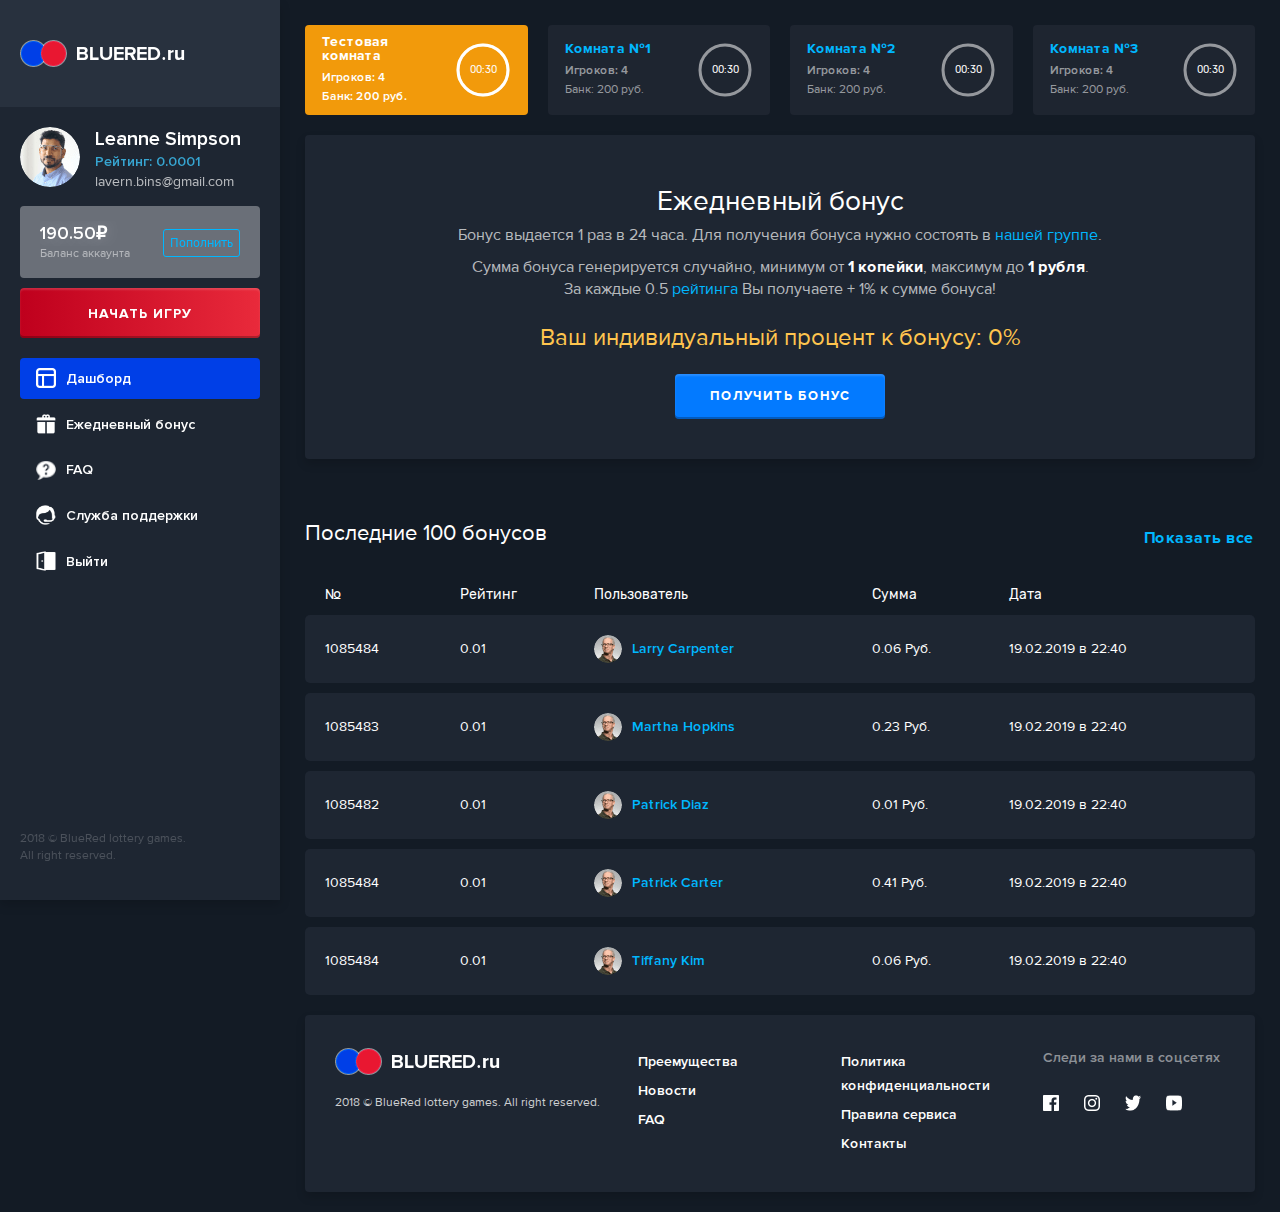
<file: bonus.html>
<!DOCTYPE html>
<html lang="ru">
<head>
	<meta http-equiv="Content-Type" content="text/html; charset=utf-8" />
	<meta name="format-detection" content="telephone=no">
	<meta name="viewport" content="width=device-width, initial-scale=1, user-scalable=no, maximum-scale=1">
	<title>BlueRed - Бонусы</title>
	<link rel="stylesheet" type="text/css" href="css/style.css?ver1.0" />
</head>
<body class="loaded page-game">


<!-- BEGIN BODY -->
<div class="main-wrapper">

	<!-- BEGIN HEADER -->
	<div class="sidebar">
		<div class="sidebar__header">
			<div class="logo">
				<a href="#" class="logo__container">
					<img class="logo__full" alt="" src="img/logo.png">
				</a>
			</div>
			<a href="#" class="sidebar__close js-close-sidebar">
				<img src="img/close.png" alt="" height="14">
				Закрыть
			</a>
		</div>
		<div class="sidebar__body" >
			<div class="login-wrap">
				<div class="profile">
					<div class="profile__img">
						<img src="img/profile-img.png" alt="">
					</div>
					<div class="profile__content">
						<div class="profile__name">Leanne Simpson</div>
						<div class="profile__rating">Рейтинг: 0.0001 </div>
						<div class="profile__email">lavern.bins@gmail.com</div>
					</div>
				</div>
				<div class="profile-balance">
					<div class="profile-balance__left">
						<div class="profile-balance__count">190.50₽</div>
						<div class="profile-balance__descr">Баланс аккаунта</div>
					</div>
					<div class="profile-balance__right">
						<a href="#" class="profile-balance__btn">Пополнить</a>
					</div>
				</div>
				<a href="#" class="btn btn--danger btn--lg btn--block">НАЧАТЬ ИГРУ</a>
			</div>
			<ul class="sidebar-menu">
				<li class="sidebar-menu__item active">
					<a href="#" class="sidebar-menu__link sidebar-menu__link--dashboard">Дашборд</a>
				</li>
				<li class="sidebar-menu__item">
					<a href="#" class="sidebar-menu__link sidebar-menu__link--bonus">Ежедневный бонус</a>
				</li>
				<li class="sidebar-menu__item">
					<a href="#" class="sidebar-menu__link sidebar-menu__link--faq">FAQ</a>
				</li>
				<li class="sidebar-menu__item">
					<a href="#" class="sidebar-menu__link sidebar-menu__link--support">Служба поддержки</a>
				</li>
				<li class="sidebar-menu__item">
					<a href="#" class="sidebar-menu__link sidebar-menu__link--exit">Выйти</a>
				</li>
			</ul>
		</div>
		<div class="sidebar__body" style="display: none;">
			<div class="login-wrap">
				<div class="profile">
					<a href="#" class="btn btn--block">Войти на сайт</a>
				</div>
				<a href="#" class="btn btn--danger btn--lg btn--block">НАЧАТЬ ИГРУ</a>
			</div>
			<ul class="sidebar-menu">
				<li class="sidebar-menu__item active">
					<a href="#" class="sidebar-menu__link sidebar-menu__link--home">Главная</a>
				</li>
				<li class="sidebar-menu__item">
					<a href="#" class="sidebar-menu__link sidebar-menu__link--news">Новости</a>
				</li>
				<li class="sidebar-menu__item">
					<a href="#" class="sidebar-menu__link sidebar-menu__link--faq">FAQ</a>
				</li>
				<li class="sidebar-menu__item">
					<a href="#" class="sidebar-menu__link sidebar-menu__link--support">Служба поддержки</a>
				</li>
	
			</ul>
		</div>
		<div class="sidebar__footer">
			<p class="copyright">2018 &copy; BlueRed lottery games. <br>All right reserved.</p>
		</div>
	</div>
	<div class="sidebar sidebar--mobile">
		<div class="sidebar__header">
			<div class="logo">
				<a href="#" class="logo__container">
					<img class="logo__small" alt="" src="img/logo-small.png">
				</a>
			</div>
		</div>
		<div class="sidebar__body">
			<a href="#" class="sidebar__open js-open-sidebar">
				<span></span>
				<span></span>
				<span></span>
			</a>
		</div>
		
	</div>
	<!-- HEADER EOF   -->

	<!-- BEGIN CONTENT -->
	<main class="main main--custom">
		<div class="container">
			<!-- BEGIN ROOMS -->
			<div class="rooms row">
				<div class="col-xl-3 col-md-6 rooms__column">
					<div class="dashboard-room dashboard-room--active">
						<a href="#" class="dashboard-room__link">
							<span class="dashboard-room__content">
								<span class="dashboard-room__name">Тестовая комната</span>
								<span class="dashboard-room__players">Игроков: 4</span>
								<span class="dashboard-room__bank">Банк: 200 руб.</span>
							</span>
							<div class="timer dashboard-room__timer">
								<div class="countdown">
									<div id="dashboardtimer1" class="countdown__number">00:30</div>
									<svg class="countdown__svg">  
										<circle class="countdown__bg" r="25" cx="28" cy="28"></circle>
										<circle class="countdown__progress" r="25" cx="28" cy="28"></circle>
									</svg>
									
								</div>
							</div>
						</a>
					</div>
				</div>
				<div class="col-xl-3 col-md-6 rooms__column">
					<div class="dashboard-room">
						<a href="#" class="dashboard-room__link">
							<span class="dashboard-room__content">
								<span class="dashboard-room__name">Комната №1</span>
								<span class="dashboard-room__players">Игроков: 4</span>
								<span class="dashboard-room__bank">Банк: 200 руб.</span>
							</span>
							<div class="timer dashboard-room__timer">
								<div class="countdown">
									<div id="dashboardtimer2" class="countdown__number">00:30</div>
									<svg class="countdown__svg">
										<circle class="countdown__bg" r="25" cx="28" cy="28"></circle>
										<circle class="countdown__progress" r="25" cx="28" cy="28"></circle>
									</svg>
									
								</div>
							</div>
						</a>
					</div>
				</div>
				<div class="col-xl-3 col-md-6 rooms__column">
					<div class="dashboard-room">
						<a href="#" class="dashboard-room__link">
							<span class="dashboard-room__content">
								<span class="dashboard-room__name">Комната №2</span>
								<span class="dashboard-room__players">Игроков: 4</span>
								<span class="dashboard-room__bank">Банк: 200 руб.</span>
							</span>
							<div class="timer dashboard-room__timer">
								<div class="countdown">
									<div id="dashboardtimer3" class="countdown__number">00:30</div>
									<svg class="countdown__svg">
										<circle class="countdown__bg" r="25" cx="28" cy="28"></circle>
										<circle class="countdown__progress" r="25" cx="28" cy="28"></circle>
									</svg>
									
								</div>
							</div>
						</a>
					</div>
				</div>
				<div class="col-xl-3 col-md-6 rooms__column">
					<div class="dashboard-room">
						<a href="#" class="dashboard-room__link">
							<span class="dashboard-room__content">
								<span class="dashboard-room__name">Комната №3</span>
								<span class="dashboard-room__players">Игроков: 4</span>
								<span class="dashboard-room__bank">Банк: 200 руб.</span>
							</span>
							<div class="timer dashboard-room__timer">
								<div class="countdown">
									<div id="dashboardtimer4" class="countdown__number">00:30</div>
									<svg class="countdown__svg">
										<circle class="countdown__bg" r="25" cx="28" cy="28"></circle>
										<circle class="countdown__progress" r="25" cx="28" cy="28"></circle>
									</svg>
									
								</div>
							</div>
						</a>
					</div>
				</div>
			</div>
			<!-- ROOMS EOF   -->
			
			<div class="box  text-center">
				<div class="box__head">
					<h1 class="box__title">Ежедневный бонус</h1>
					<p class="box__descr text-default">Бонус выдается 1 раз в 24 часа. Для получения бонуса нужно состоять в <span class="text-info">нашей группе</span>.</p>
					<p class="box__descr text-default">Сумма бонуса генерируется случайно, минимум от <strong class="text-white">1 копейки</strong>, максимум до <strong class="text-white">1 рубля</strong>. <br> За каждые 0.5 <span class="text-info">рейтинга</span> Вы получаете + 1% к сумме бонуса! </p>
				</div>
				
				<p class="text-warning text-lg">Ваш индивидуальный процент к бонусу: 0%</p>
				<a href="#" class="btn btn--info">Получить бонус</a>
			</div>

			<div class="page-header">
				<div class="row align-items-center">
					<div class="col-lg-7 page-header__contnet">
						<h2 class="page-header__title page-header__title--sm">Последние 100 бонусов</h2>
						
					</div>
					<div class="col-lg-5 page-header__button">
						<a href="#" class="link">Показать все</a>
					</div>
				</div>
			</div>

			<div class="page-box">
				<table class="h-table flex-sm">
					
					<tr class="h-table__head">
						<th class="h-table__number">№</th>
						<th class="h-table__rating">Рейтинг</th>
						<th class="h-table__user">Пользователь</th>
						<th class="hidden-sm">Сумма</th>
						<th class="hidden-sm">Дата</th>
					</tr>
				
					<tr>
						<td class="h-table__number">1085484</td>
						<td class="h-table__rating">0.01</td>
						<td class="h-table__user">
							<div class="game-user-block">
								<div class="game-user-block__img">
									<img src="img/Mask.png" alt="">
								</div>
								<div class="game-user-block__name"><a href="#">Larry Carpenter</a></div>
							</div>
						</td>
						<td class="nowrap h-table__price">0.06 Руб.</td>
						<td class="h-table__date">19.02.2019 в 22:40</td>
					</tr>
					<tr class="spacer"><td colspan="5" style="display: none;"></td></tr>
					<tr>
						<td class="h-table__number">1085483</td>
						<td class="h-table__rating">0.01</td>
						<td class="h-table__user">
							<div class="game-user-block">
								<div class="game-user-block__img">
									<img src="img/Mask.png" alt="">
								</div>
								<div class="game-user-block__name"><a href="#">Martha Hopkins</a></div>
							</div>
						</td>
						<td class="nowrap h-table__price">0.23 Руб.</td>
						<td class="h-table__date">19.02.2019 в 22:40</td>
					</tr>
					<tr class="spacer"><td colspan="5" style="display: none;"></td></tr>
					<tr>
						<td class="h-table__number">1085482</td>
						<td class="h-table__rating">0.01</td>
						<td class="h-table__user">
							<div class="game-user-block">
								<div class="game-user-block__img">
									<img src="img/Mask.png" alt="">
								</div>
								<div class="game-user-block__name"><a href="#">Patrick Diaz</a></div>
							</div>
						</td>
						<td class="nowrap h-table__price">0.01 Руб.</td>
						<td class="h-table__date">19.02.2019 в 22:40</td>
					</tr>
					<tr class="spacer"><td colspan="5" style="display: none;"></td></tr>
					<tr>
						<td class="h-table__number">1085484</td>
						<td class="h-table__rating">0.01</td>
						<td class="h-table__user">
							<div class="game-user-block">
								<div class="game-user-block__img">
									<img src="img/Mask.png" alt="">
								</div>
								<div class="game-user-block__name"><a href="#">Patrick Carter</a></div>
							</div>
						</td>
						<td class="nowrap h-table__price">0.41 Руб.</td>
						<td class="h-table__date">19.02.2019 в 22:40</td>
					</tr>
					<tr class="spacer"><td colspan="5" style="display: none;"></td></tr>
					<tr>
						<td class="h-table__number">1085484</td>
						<td class="h-table__rating">0.01</td>
						<td class="h-table__user">
							<div class="game-user-block">
								<div class="game-user-block__img">
									<img src="img/Mask.png" alt="">
								</div>
								<div class="game-user-block__name"><a href="#">Tiffany Kim</a></div>
							</div>
						</td>
						<td class="nowrap h-table__price">0.06 Руб.</td>
						<td class="h-table__date">19.02.2019 в 22:40</td>
					</tr>
				
					
				</table>
			</div>

		</div>
	</main>
	<!-- CONTENT EOF   -->


	<!-- BEGIN FOOTER -->
	<footer class="footer">
		<div class="container">
			<div class="row">
				<div class="col-xl-4 col-lg-3 col-md-4 footer__item">
					<div class="logo">
						<a href="#"><img src="img/logo.png?ver1.0" alt=""></a>
					</div>
					<p class="copyright">2018 &copy; BlueRed lottery games. All right reserved.</p>
				</div>
				<div class="col-xl-8 col-lg-9 col-md-8">
					<div class="row">
						<div class="col-xl-4 col-lg-4 col-sm-6 footer__item">
							<ul class="footer-menu">
								<li class="footer-menu__item">
									<a href="#" class="footer-menu__link">Преемущества</a>
								</li>
								<li class="footer-menu__item">
									<a href="#" class="footer-menu__link">Новости</a>
								</li>
								<li class="footer-menu__item">
									<a href="#" class="footer-menu__link">FAQ</a>
								</li>
							</ul>
						</div>
						<div class="col-xl-4 col-lg-4 col-sm-6 footer__item">
							<ul class="footer-menu">
								<li class="footer-menu__item">
									<a href="#" class="footer-menu__link">Политика конфиденциальности</a>
								</li>
								<li class="footer-menu__item">
									<a href="#" class="footer-menu__link">Правила сервиса</a>
								</li>
								<li class="footer-menu__item">
									<a href="#" class="footer-menu__link">Контакты</a>
								</li>
							</ul>
						</div>
						<div class="col-xl-4 col-lg-4 col-sm-6 footer__item">
							<div class="footer-title">Следи за нами в соцсетях</div>
							<div class="social">
								<a href="#" class="social__link">
									<img src="img/facebook.png" alt="" class="icon">
								</a>
								<a href="#" class="social__link">
									<img src="img/instagram.png" alt="" class="icon">
								</a>
								<a href="#" class="social__link">
									<img src="img/twitter.png" alt="" class="icon">
								</a>
								<a href="#" class="social__link">
									<img src="img/youtube.png" alt="" class="icon">
								</a>
							</div>
						</div>
					</div>
				</div>
			</div>
		</div>
	</footer>
	<!-- FOOTER EOF   -->

</div>
<!-- BODY EOF   -->


<div class="icon-load"></div>
<script src="js/all.js?ver1.0"></script>

<script>
	function startTimer(duration, display) {
	    var timer = duration, minutes, seconds;
	    setInterval(function () {
	        minutes = parseInt(timer / 60, 10)
	        seconds = parseInt(timer % 60, 10);
	        minutes = minutes < 10 ? "0" + minutes : minutes;
	        seconds = seconds < 10 ? "0" + seconds : seconds;
	        display.text(minutes + ":" + seconds);
	        if (--timer < 0) {
	            timer = duration;
	        }
	    }, 1000);
	}

	function Timer (){
		var display = $('#dashboardtimer1');
		startTimer(30, display);	
	}

	// function Dashboardtimer (){
	// 	var display = $('#dashboardtimer1');
	// 	startTimer(30, display);	
	// }

	function Timer1 (){
		var display = $('#dashboardtimer2');
		startTimer(30, display);	
	}
	function Timer2 (){
		var display = $('#dashboardtimer3');
		startTimer(30, display);	
	}
	function Timer3 (){
		var display = $('#dashboardtimer4');
		startTimer(30, display);	
	}
	function Timer4 (){
		var display = $('#dashboardtimer5');
		startTimer(30, display);	
	}
	$(document).ready(function (){
		Timer ();
		Timer1 ();
		Timer2 ();
		Timer3 ();
		Timer4 ();
	});	      
</script>


</body>
</html>
</file>
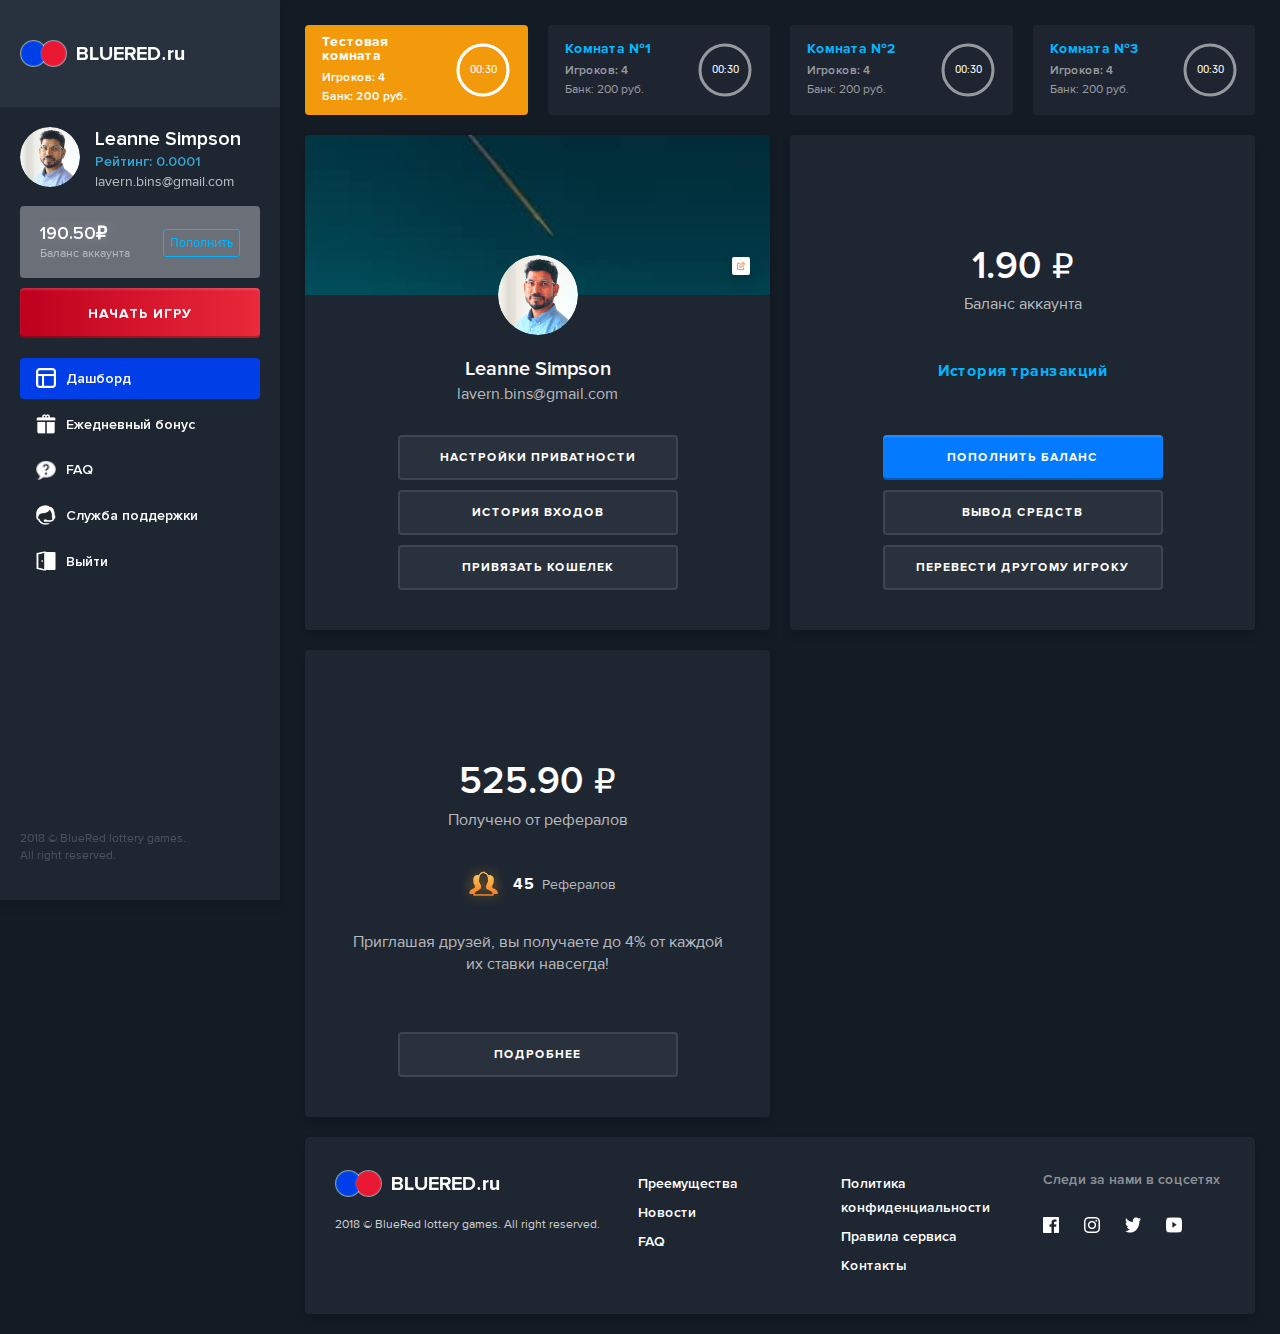
<file: dashboard.html>
<!DOCTYPE html>
<html lang="ru">
<head>
	<meta http-equiv="Content-Type" content="text/html; charset=utf-8" />
	<meta name="format-detection" content="telephone=no">
	<meta name="viewport" content="width=device-width, initial-scale=1, user-scalable=no, maximum-scale=1">
	<title>BlueRed - Профиль</title>
	<link rel="stylesheet" type="text/css" href="css/style.css?ver1.0" />
</head>
<body class="loaded page-game">


<!-- BEGIN BODY -->
<div class="main-wrapper">

	<!-- BEGIN HEADER -->
	<div class="sidebar">
		<div class="sidebar__header">
			<div class="logo">
				<a href="#" class="logo__container">
					<img class="logo__full" alt="" src="img/logo.png">
				</a>
			</div>
			<a href="#" class="sidebar__close js-close-sidebar">
				<img src="img/close.png" alt="" height="14">
				Закрыть
			</a>
		</div>
		<div class="sidebar__body" >
			<div class="login-wrap">
				<div class="profile">
					<div class="profile__img">
						<img src="img/profile-img.png" alt="">
					</div>
					<div class="profile__content">
						<div class="profile__name">Leanne Simpson</div>
						<div class="profile__rating">Рейтинг: 0.0001 </div>
						<div class="profile__email">lavern.bins@gmail.com</div>
					</div>
				</div>
				<div class="profile-balance">
					<div class="profile-balance__left">
						<div class="profile-balance__count">190.50₽</div>
						<div class="profile-balance__descr">Баланс аккаунта</div>
					</div>
					<div class="profile-balance__right">
						<a href="#" class="profile-balance__btn">Пополнить</a>
					</div>
				</div>
				<a href="#" class="btn btn--danger btn--lg btn--block">НАЧАТЬ ИГРУ</a>
			</div>
			<ul class="sidebar-menu">
				<li class="sidebar-menu__item active">
					<a href="#" class="sidebar-menu__link sidebar-menu__link--dashboard">Дашборд</a>
				</li>
				<li class="sidebar-menu__item">
					<a href="#" class="sidebar-menu__link sidebar-menu__link--bonus">Ежедневный бонус</a>
				</li>
				<li class="sidebar-menu__item">
					<a href="#" class="sidebar-menu__link sidebar-menu__link--faq">FAQ</a>
				</li>
				<li class="sidebar-menu__item">
					<a href="#" class="sidebar-menu__link sidebar-menu__link--support">Служба поддержки</a>
				</li>
				<li class="sidebar-menu__item">
					<a href="#" class="sidebar-menu__link sidebar-menu__link--exit">Выйти</a>
				</li>
			</ul>
		</div>
		<div class="sidebar__body" style="display: none;">
			<div class="login-wrap">
				<div class="profile">
					<a href="#" class="btn btn--block">Войти на сайт</a>
				</div>
				<a href="#" class="btn btn--danger btn--lg btn--block">НАЧАТЬ ИГРУ</a>
			</div>
			<ul class="sidebar-menu">
				<li class="sidebar-menu__item active">
					<a href="#" class="sidebar-menu__link sidebar-menu__link--home">Главная</a>
				</li>
				<li class="sidebar-menu__item">
					<a href="#" class="sidebar-menu__link sidebar-menu__link--news">Новости</a>
				</li>
				<li class="sidebar-menu__item">
					<a href="#" class="sidebar-menu__link sidebar-menu__link--faq">FAQ</a>
				</li>
				<li class="sidebar-menu__item">
					<a href="#" class="sidebar-menu__link sidebar-menu__link--support">Служба поддержки</a>
				</li>
	
			</ul>
		</div>
		<div class="sidebar__footer">
			<p class="copyright">2018 &copy; BlueRed lottery games. <br>All right reserved.</p>
		</div>
	</div>
	<div class="sidebar sidebar--mobile">
		<div class="sidebar__header">
			<div class="logo">
				<a href="#" class="logo__container">
					<img class="logo__small" alt="" src="img/logo-small.png">
				</a>
			</div>
		</div>
		<div class="sidebar__body">
			<a href="#" class="sidebar__open js-open-sidebar">
				<span></span>
				<span></span>
				<span></span>
			</a>
		</div>
		
	</div>
	<!-- HEADER EOF   -->

	<!-- BEGIN CONTENT -->
	<main class="main main--custom">
		<div class="container">
			<!-- BEGIN ROOMS -->
			<div class="rooms row">
				<div class="col-xl-3 col-md-6 rooms__column">
					<div class="dashboard-room dashboard-room--active">
						<a href="#" class="dashboard-room__link">
							<span class="dashboard-room__content">
								<span class="dashboard-room__name">Тестовая комната</span>
								<span class="dashboard-room__players">Игроков: 4</span>
								<span class="dashboard-room__bank">Банк: 200 руб.</span>
							</span>
							<div class="timer dashboard-room__timer">
								<div class="countdown">
									<div id="dashboardtimer1" class="countdown__number">00:30</div>
									<svg class="countdown__svg">  
										<circle class="countdown__bg" r="25" cx="28" cy="28"></circle>
										<circle class="countdown__progress" r="25" cx="28" cy="28"></circle>
									</svg>
									
								</div>
							</div>
						</a>
					</div>
				</div>
				<div class="col-xl-3 col-md-6 rooms__column">
					<div class="dashboard-room">
						<a href="#" class="dashboard-room__link">
							<span class="dashboard-room__content">
								<span class="dashboard-room__name">Комната №1</span>
								<span class="dashboard-room__players">Игроков: 4</span>
								<span class="dashboard-room__bank">Банк: 200 руб.</span>
							</span>
							<div class="timer dashboard-room__timer">
								<div class="countdown">
									<div id="dashboardtimer2" class="countdown__number">00:30</div>
									<svg class="countdown__svg">
										<circle class="countdown__bg" r="25" cx="28" cy="28"></circle>
										<circle class="countdown__progress" r="25" cx="28" cy="28"></circle>
									</svg>
									
								</div>
							</div>
						</a>
					</div>
				</div>
				<div class="col-xl-3 col-md-6 rooms__column">
					<div class="dashboard-room">
						<a href="#" class="dashboard-room__link">
							<span class="dashboard-room__content">
								<span class="dashboard-room__name">Комната №2</span>
								<span class="dashboard-room__players">Игроков: 4</span>
								<span class="dashboard-room__bank">Банк: 200 руб.</span>
							</span>
							<div class="timer dashboard-room__timer">
								<div class="countdown">
									<div id="dashboardtimer3" class="countdown__number">00:30</div>
									<svg class="countdown__svg">
										<circle class="countdown__bg" r="25" cx="28" cy="28"></circle>
										<circle class="countdown__progress" r="25" cx="28" cy="28"></circle>
									</svg>
									
								</div>
							</div>
						</a>
					</div>
				</div>
				<div class="col-xl-3 col-md-6 rooms__column">
					<div class="dashboard-room">
						<a href="#" class="dashboard-room__link">
							<span class="dashboard-room__content">
								<span class="dashboard-room__name">Комната №3</span>
								<span class="dashboard-room__players">Игроков: 4</span>
								<span class="dashboard-room__bank">Банк: 200 руб.</span>
							</span>
							<div class="timer dashboard-room__timer">
								<div class="countdown">
									<div id="dashboardtimer4" class="countdown__number">00:30</div>
									<svg class="countdown__svg">
										<circle class="countdown__bg" r="25" cx="28" cy="28"></circle>
										<circle class="countdown__progress" r="25" cx="28" cy="28"></circle>
									</svg>
									
								</div>
							</div>
						</a>
					</div>
				</div>
			</div>
			<!-- ROOMS EOF   -->
			
			<div class="row profile-columns">
				<div class="col-xxl-4 col-xl-6  profile-columns__item">
					<div class="box profile-block">
						<div class="profile-block__header" style="background-image: url('img/profile-bg.jpg')">
							<div class="profile-block__avatar">
								<img src="img/avatar.png" alt="">
							</div>
							<a href="#" class="profile-block__edit"><img src="img/edit.png" alt="" class="icon"></a>
						</div>
						<div class="profile-block__body">
							<div class="profile-block__name">Leanne Simpson</div>
							<div class="profile-block__email">lavern.bins@gmail.com</div>
						</div>
						<div class="block-buttons">
							<a href="#" class="btn btn--block">Настройки приватности</a>
							<a href="#" class="btn btn--block">История входов</a>
							<a href="#" class="btn btn--block">Привязать кошелек</a>
						</div>
					</div>
				</div>
				<div class="col-xxl-4 col-xl-6  profile-columns__item">
					<div class="box  pricing-block">
						<div class="pricing-block__balance">1.90 <span>₽</span></div>
						<div class="pricing-block__text">Баланс аккаунта</div>
						<div class="pricing-block__history">
							<a href="#" class="link">История транзакций</a>
						</div>
						<div class="block-buttons">
							<a href="#" class="btn btn--block btn--info">Пополнить баланс</a>
							<a href="#" class="btn btn--block">Вывод средств</a>
							<a href="#" class="btn btn--block">Перевести другому игроку</a>
						</div>
					</div>
				</div>
				<div class="col-xxl-4 col-xl-6  profile-columns__item">
					<div class="box  referal-block">
						<div class="referal-block__balance">525.90 <span>₽</span></div>
						<div class="referal-block__text">Получено от рефералов</div>
						<div class="referal-block__count">
							
							<img src="img/conference.png" alt="" class="icon">
							<strong>45</strong> Рефералов
						</div>
						
						<div class="block-buttons">
							<div class="referal-block__text">
								Приглашая друзей, вы получаете до 4% от каждой их ставки навсегда! 
							</div>
							<a href="#" class="btn btn--block">Подробнее</a>
						</div>
					</div>
				</div>
			</div>

		</div>
	</main>
	<!-- CONTENT EOF   -->


	<!-- BEGIN FOOTER -->
	<footer class="footer">
		<div class="container">
			<div class="row">
				<div class="col-xl-4 col-lg-3 col-md-4 footer__item">
					<div class="logo">
						<a href="#"><img src="img/logo.png?ver1.0" alt=""></a>
					</div>
					<p class="copyright">2018 &copy; BlueRed lottery games. All right reserved.</p>
				</div>
				<div class="col-xl-8 col-lg-9 col-md-8">
					<div class="row">
						<div class="col-xl-4 col-lg-4 col-sm-6 footer__item">
							<ul class="footer-menu">
								<li class="footer-menu__item">
									<a href="#" class="footer-menu__link">Преемущества</a>
								</li>
								<li class="footer-menu__item">
									<a href="#" class="footer-menu__link">Новости</a>
								</li>
								<li class="footer-menu__item">
									<a href="#" class="footer-menu__link">FAQ</a>
								</li>
							</ul>
						</div>
						<div class="col-xl-4 col-lg-4 col-sm-6 footer__item">
							<ul class="footer-menu">
								<li class="footer-menu__item">
									<a href="#" class="footer-menu__link">Политика конфиденциальности</a>
								</li>
								<li class="footer-menu__item">
									<a href="#" class="footer-menu__link">Правила сервиса</a>
								</li>
								<li class="footer-menu__item">
									<a href="#" class="footer-menu__link">Контакты</a>
								</li>
							</ul>
						</div>
						<div class="col-xl-4 col-lg-4 col-sm-6 footer__item">
							<div class="footer-title">Следи за нами в соцсетях</div>
							<div class="social">
								<a href="#" class="social__link">
									<img src="img/facebook.png" alt="" class="icon">
								</a>
								<a href="#" class="social__link">
									<img src="img/instagram.png" alt="" class="icon">
								</a>
								<a href="#" class="social__link">
									<img src="img/twitter.png" alt="" class="icon">
								</a>
								<a href="#" class="social__link">
									<img src="img/youtube.png" alt="" class="icon">
								</a>
							</div>
						</div>
					</div>
				</div>
			</div>
		</div>
	</footer>
	<!-- FOOTER EOF   -->

</div>
<!-- BODY EOF   -->


<div class="icon-load"></div>
<script src="js/all.js?ver1.0"></script>

<script>
	function startTimer(duration, display) {
	    var timer = duration, minutes, seconds;
	    setInterval(function () {
	        minutes = parseInt(timer / 60, 10)
	        seconds = parseInt(timer % 60, 10);
	        minutes = minutes < 10 ? "0" + minutes : minutes;
	        seconds = seconds < 10 ? "0" + seconds : seconds;
	        display.text(minutes + ":" + seconds);
	        if (--timer < 0) {
	            timer = duration;
	        }
	    }, 1000);
	}

	function Timer (){
		var display = $('#dashboardtimer1');
		startTimer(30, display);	
	}

	// function Dashboardtimer (){
	// 	var display = $('#dashboardtimer1');
	// 	startTimer(30, display);	
	// }

	function Timer1 (){
		var display = $('#dashboardtimer2');
		startTimer(30, display);	
	}
	function Timer2 (){
		var display = $('#dashboardtimer3');
		startTimer(30, display);	
	}
	function Timer3 (){
		var display = $('#dashboardtimer4');
		startTimer(30, display);	
	}
	function Timer4 (){
		var display = $('#dashboardtimer5');
		startTimer(30, display);	
	}
	$(document).ready(function (){
		Timer ();
		Timer1 ();
		Timer2 ();
		Timer3 ();
		Timer4 ();
	});	      
</script>


</body>
</html>
</file>
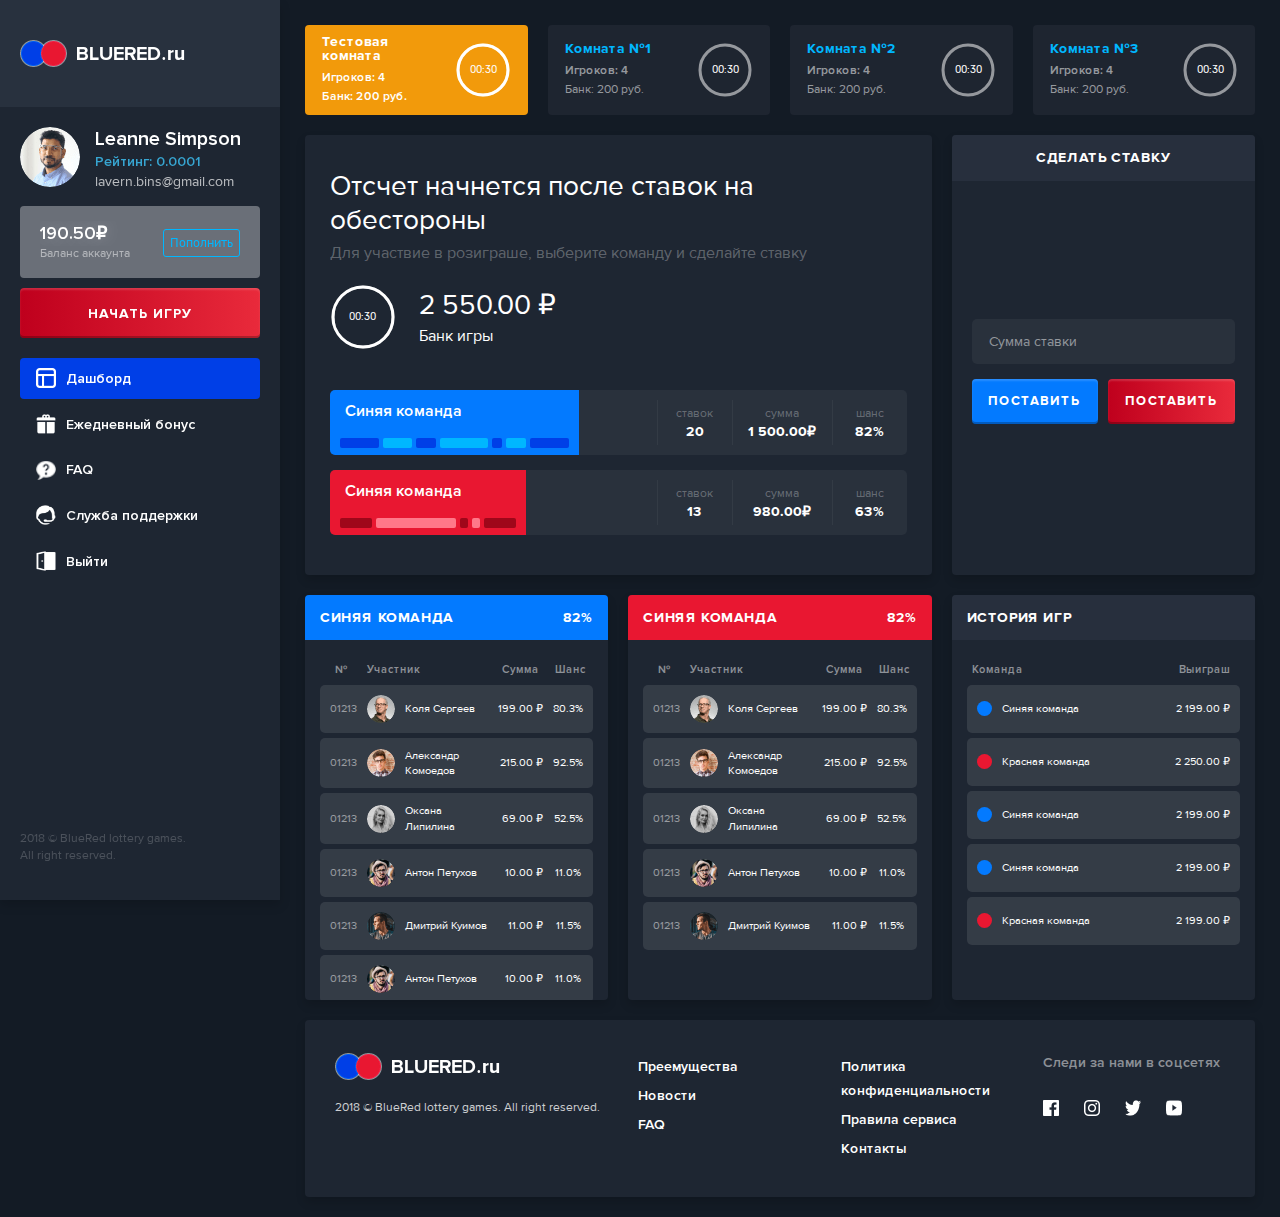
<file: game.html>
<!DOCTYPE html>
<html lang="ru">
<head>
	<meta http-equiv="Content-Type" content="text/html; charset=utf-8" />
	<meta name="format-detection" content="telephone=no">
	<meta name="viewport" content="width=device-width, initial-scale=1, user-scalable=no, maximum-scale=1">
	<title>BlueRed - Игра</title>
	<link rel="stylesheet" type="text/css" href="css/style.css?ver1.0" />
</head>
<body class="loaded page-game">


<!-- BEGIN BODY -->
<div class="main-wrapper">

	<!-- BEGIN HEADER -->
	<div class="sidebar">
		<div class="sidebar__header">
			<div class="logo">
				<a href="#" class="logo__container">
					<img class="logo__full" alt="" src="img/logo.png">
				</a>
			</div>
			<a href="#" class="sidebar__close js-close-sidebar">
				<img src="img/close.png" alt="" height="14">
				Закрыть
			</a>
		</div>
		<div class="sidebar__body" >
			<div class="login-wrap">
				<div class="profile">
					<div class="profile__img">
						<img src="img/profile-img.png" alt="">
					</div>
					<div class="profile__content">
						<div class="profile__name">Leanne Simpson</div>
						<div class="profile__rating">Рейтинг: 0.0001 </div>
						<div class="profile__email">lavern.bins@gmail.com</div>
					</div>
				</div>
				<div class="profile-balance">
					<div class="profile-balance__left">
						<div class="profile-balance__count">190.50₽</div>
						<div class="profile-balance__descr">Баланс аккаунта</div>
					</div>
					<div class="profile-balance__right">
						<a href="#" class="profile-balance__btn">Пополнить</a>
					</div>
				</div>
				<a href="#" class="btn btn--danger btn--lg btn--block">НАЧАТЬ ИГРУ</a>
			</div>
			<ul class="sidebar-menu">
				<li class="sidebar-menu__item active">
					<a href="#" class="sidebar-menu__link sidebar-menu__link--dashboard">Дашборд</a>
				</li>
				<li class="sidebar-menu__item">
					<a href="#" class="sidebar-menu__link sidebar-menu__link--bonus">Ежедневный бонус</a>
				</li>
				<li class="sidebar-menu__item">
					<a href="#" class="sidebar-menu__link sidebar-menu__link--faq">FAQ</a>
				</li>
				<li class="sidebar-menu__item">
					<a href="#" class="sidebar-menu__link sidebar-menu__link--support">Служба поддержки</a>
				</li>
				<li class="sidebar-menu__item">
					<a href="#" class="sidebar-menu__link sidebar-menu__link--exit">Выйти</a>
				</li>
			</ul>
		</div>
		<div class="sidebar__body" style="display: none;">
			<div class="login-wrap">
				<div class="profile">
					<a href="#" class="btn btn--block">Войти на сайт</a>
				</div>
				<a href="#" class="btn btn--danger btn--lg btn--block">НАЧАТЬ ИГРУ</a>
			</div>
			<ul class="sidebar-menu">
				<li class="sidebar-menu__item active">
					<a href="#" class="sidebar-menu__link sidebar-menu__link--home">Главная</a>
				</li>
				<li class="sidebar-menu__item">
					<a href="#" class="sidebar-menu__link sidebar-menu__link--news">Новости</a>
				</li>
				<li class="sidebar-menu__item">
					<a href="#" class="sidebar-menu__link sidebar-menu__link--faq">FAQ</a>
				</li>
				<li class="sidebar-menu__item">
					<a href="#" class="sidebar-menu__link sidebar-menu__link--support">Служба поддержки</a>
				</li>
	
			</ul>
		</div>
		<div class="sidebar__footer">
			<p class="copyright">2018 &copy; BlueRed lottery games. <br>All right reserved.</p>
		</div>
	</div>
	<div class="sidebar sidebar--mobile">
		<div class="sidebar__header">
			<div class="logo">
				<a href="#" class="logo__container">
					<img class="logo__small" alt="" src="img/logo-small.png">
				</a>
			</div>
		</div>
		<div class="sidebar__body">
			<a href="#" class="sidebar__open js-open-sidebar">
				<span></span>
				<span></span>
				<span></span>
			</a>
		</div>
		
	</div>
	<!-- HEADER EOF   -->

	<!-- BEGIN CONTENT -->
	<main class="main main--custom">
		<div class="container">
			<!-- BEGIN ROOMS -->
			<div class="rooms row">
				<div class="col-xl-3 col-md-6 rooms__column">
					<div class="dashboard-room dashboard-room--active">
						<a href="#" class="dashboard-room__link">
							<span class="dashboard-room__content">
								<span class="dashboard-room__name">Тестовая комната</span>
								<span class="dashboard-room__players">Игроков: 4</span>
								<span class="dashboard-room__bank">Банк: 200 руб.</span>
							</span>
							<div class="timer dashboard-room__timer">
								<div class="countdown">
									<div id="dashboardtimer1" class="countdown__number">00:30</div>
									<svg class="countdown__svg">  
										<circle class="countdown__bg" r="25" cx="28" cy="28"></circle>
										<circle class="countdown__progress" r="25" cx="28" cy="28"></circle>
									</svg>
									
								</div>
							</div>
						</a>
					</div>
				</div>
				<div class="col-xl-3 col-md-6 rooms__column">
					<div class="dashboard-room">
						<a href="#" class="dashboard-room__link">
							<span class="dashboard-room__content">
								<span class="dashboard-room__name">Комната №1</span>
								<span class="dashboard-room__players">Игроков: 4</span>
								<span class="dashboard-room__bank">Банк: 200 руб.</span>
							</span>
							<div class="timer dashboard-room__timer">
								<div class="countdown">
									<div id="dashboardtimer2" class="countdown__number">00:30</div>
									<svg class="countdown__svg">
										<circle class="countdown__bg" r="25" cx="28" cy="28"></circle>
										<circle class="countdown__progress" r="25" cx="28" cy="28"></circle>
									</svg>
									
								</div>
							</div>
						</a>
					</div>
				</div>
				<div class="col-xl-3 col-md-6 rooms__column">
					<div class="dashboard-room">
						<a href="#" class="dashboard-room__link">
							<span class="dashboard-room__content">
								<span class="dashboard-room__name">Комната №2</span>
								<span class="dashboard-room__players">Игроков: 4</span>
								<span class="dashboard-room__bank">Банк: 200 руб.</span>
							</span>
							<div class="timer dashboard-room__timer">
								<div class="countdown">
									<div id="dashboardtimer3" class="countdown__number">00:30</div>
									<svg class="countdown__svg">
										<circle class="countdown__bg" r="25" cx="28" cy="28"></circle>
										<circle class="countdown__progress" r="25" cx="28" cy="28"></circle>
									</svg>
									
								</div>
							</div>
						</a>
					</div>
				</div>
				<div class="col-xl-3 col-md-6 rooms__column">
					<div class="dashboard-room">
						<a href="#" class="dashboard-room__link">
							<span class="dashboard-room__content">
								<span class="dashboard-room__name">Комната №3</span>
								<span class="dashboard-room__players">Игроков: 4</span>
								<span class="dashboard-room__bank">Банк: 200 руб.</span>
							</span>
							<div class="timer dashboard-room__timer">
								<div class="countdown">
									<div id="dashboardtimer4" class="countdown__number">00:30</div>
									<svg class="countdown__svg">
										<circle class="countdown__bg" r="25" cx="28" cy="28"></circle>
										<circle class="countdown__progress" r="25" cx="28" cy="28"></circle>
									</svg>
									
								</div>
							</div>
						</a>
					</div>
				</div>
			</div>
			<!-- ROOMS EOF   -->

			<!-- BEGIN GAME -->
			<div class="w-game row">
				<div class="col-xxl-9 col-xl-8 w-game__item">
					<div class="w-game__content box" >
						<div class="box__head">
							<h1 class="box__title">Отсчет начнется после ставок на обестороны</h1>
							<p class="box__descr">Для участвие в розиграше, выберите команду и сделайте ставку</p>
						</div>

						<div class="game-block-timer">
							<div class="timer game-block-timer__left">
								<div class="countdown">
									<div id="dashboardtimer5" class="countdown__number">00:30</div>
									<svg class="countdown__svg">  
										<circle class="countdown__bg" r="30" cx="32" cy="32"></circle>
										<circle class="countdown__progress" r="30" cx="32" cy="32"></circle>
									</svg>
								</div>
							</div>
							<div class="game-block-timer__right">
								<div class="game-block-timer__title">2 550.00 ₽</div>
								<div class="game-block-timer__descr">Банк игры</div>
							</div>
						</div>

						<div class="progress-block progress-block--info">
							<div class="progress-block__fill">
								<div class="progress-block__stroke" style="width: 80%;">
									<div class="stroke stroke--info" style="width: 20%"></div>
									<div class="stroke stroke--default" style="width: 15%"></div>
									<div class="stroke stroke--info" style="width: 10%"></div>
									<div class="stroke stroke--default" style="width: 25%"></div>
									<div class="stroke stroke--info" style="width: 5%"></div>
									<div class="stroke stroke--default" style="width: 10%"></div>
									<div class="stroke stroke--info" style="width: 20%"></div>
								</div>
								<div class="progress-block__title">Синяя команда</div>
								
							</div>
							<div class="progress-block__static">
								<div class="static-list">
									<div class="static-list__item">
										<div class="static-list__title">ставок</div>
										<div class="static-list__descr">20</div>
									</div>
									<div class="static-list__item">
										<div class="static-list__title">сумма</div>
										<div class="static-list__descr">1 500.00₽</div>
									</div>
									<div class="static-list__item">
										<div class="static-list__title">шанс</div>
										<div class="static-list__descr">82%</div>
									</div>
								</div>
							</div>
						</div>
						<div class="progress-block progress-block--danger">
							<div class="progress-block__fill">
								<div class="progress-block__stroke" style="width: 63%;">
									<div class="stroke stroke--info" style="width: 20%"></div>
									<div class="stroke stroke--default" style="width: 50%"></div>
									<div class="stroke stroke--info" style="width: 5%"></div>
									<div class="stroke stroke--default" style="width: 5%"></div>
									<div class="stroke stroke--info" style="width: 20%"></div>
									
								</div>
								<div class="progress-block__title">Синяя команда</div>
								
							</div>
							<div class="progress-block__static">
								<div class="static-list">
									<div class="static-list__item">
										<div class="static-list__title">ставок</div>
										<div class="static-list__descr">13</div>
									</div>
									<div class="static-list__item">
										<div class="static-list__title">сумма</div>
										<div class="static-list__descr">980.00₽</div>
									</div>
									<div class="static-list__item">
										<div class="static-list__title">шанс</div>
										<div class="static-list__descr">63%</div>
									</div>
								</div>
							</div>
						</div>
					</div>
					<div class="w-game__content box text-center" style="display: none;">
						<div class="box__head ">
							<h1 class="box__title">Поздравляем!</h1>
							<p class="box__descr">Синяя команда выиграла. Ваш выиграш <span class="price">2 480.00₽</span></p>
						</div>

						<div class="final-img">
							<img src="img/blue.png" alt="" width="109">
						</div>
						<p class="text-white">Новая игра начнется через 5 секунд</p>
					</div>
				</div>
				<div class="col-xxl-3 col-xl-4 w-game__item">
					<div class="w-game__sidebar">
						<div class="w-game__sidebar-head">
							<div class="w-game__sidebar-title">Сделать ставку</div>
						</div>
						<div class="w-game__sidebar-body">
							<div class="betsplit">
								<div class="b-alert" style="display: none;">
									<img src="img/checked.png" alt="" width="15" height="15" class="b-alert__icon">
									Ставка принята
									<span class="b-alert__close"><img src="img/close_window.png" alt="" width="15" height="15"></span>
								</div>
								<div class="b-alert b-alert--warning" style="display: none;">
									Ожидайте новой игры
									<span class="b-alert__close"><img src="img/close_window.png" alt="" width="15" height="15"></span>
								</div>
								<form action="#">
									
									<div class="form-field">
										<input type="text" class="form-input" placeholder="Сумма ставки">
									</div>
									<div class="form-field form-field--buttons">
										<div class="form-field__button">
											<button type="button" class="btn btn--info btn--block">Поставить</button>
										</div>
										<div class="form-field__button">
											<button type="button" class="btn btn--danger btn--block">Поставить</button>
										</div>
									</div>
									
								</form>
							</div>
						</div>
					</div>
				</div>
			</div>
			<!-- GAME EOF   -->

			<div class="w-game-table row">
				<div class="col-xxl-9 col-xl-8">
					<div class="row">
						<div class="col-lg-6 w-game-table__item w-game-table__item--info">
							<div class="w-game-table__bg">
								<div class="w-game-table__head">
									<div class="w-game-table__title"> Синяя команда</div>
									<div class="w-game-table__percent">82%</div>
								</div>
								<div class="w-game-table__body">
									<table class="g-table g-table--info">
										<tr>
											<th class="g-auto">№</th>
											<th >Участник</th>
											<th class="g-auto">Сумма</th>
											<th class="g-auto">Шанс</th>
										</tr>
										<tr>
											<td class="game-number g-auto">01213</td>
											<td class="game-user">
												<div class="game-user-block">
													<div class="game-user-block__img">
														<img src="img/Mask.png" alt="">
													</div>
													<div class="game-user-block__name"><a href="#">Коля Сергеев</a></div>
												</div>
											</td>
											<td class="game-amount g-auto nowrap">199.00 ₽</td>
											<td class="game-chanse g-auto nowrap">80.3%</td>
										</tr>
										<tr class="spacer"><td colspan="4" style="display: none;"></td></tr>
										<tr>
											<td class="game-number g-auto">01213</td>
											<td class="game-user">
												<div class="game-user-block">
													<div class="game-user-block__img">
														<img src="img/Mask2.png" alt="">
													</div>
													<div class="game-user-block__name"><a href="#">Александр Комоедов</a></div>
												</div>
											</td>
											<td class="game-amount g-auto nowrap">215.00 ₽</td>
											<td class="game-chanse g-auto nowrap">92.5%</td>
										</tr>
										<tr class="spacer"><td colspan="4" style="display: none;"></td></tr>
										<tr>
											<td class="game-number g-auto">01213</td>
											<td class="game-user">
												<div class="game-user-block">
													<div class="game-user-block__img">
														<img src="img/Mask3.png" alt="">
													</div>
													<div class="game-user-block__name"><a href="#">Оксана Липилина</a></div>
												</div>
											</td>
											<td class="game-amount g-auto nowrap">69.00 ₽</td>
											<td class="game-chanse g-auto nowrap">52.5%</td>
										</tr>
										<tr class="spacer"><td colspan="4" style="display: none;"></td></tr>
										<tr>
											<td class="game-number g-auto">01213</td>
											<td class="game-user">
												<div class="game-user-block">
													<div class="game-user-block__img">
														<img src="img/Mask4.png" alt="">
													</div>
													<div class="game-user-block__name"><a href="#">Антон Петухов</a></div>
												</div>
											</td>
											<td class="game-amount g-auto nowrap">10.00 ₽</td>
											<td class="game-chanse g-auto nowrap">11.0%</td>
										</tr>
										<tr class="spacer"><td colspan="4" style="display: none;"></td></tr>
										<tr>
											<td class="game-number g-auto">01213</td>
											<td class="game-user">
												<div class="game-user-block">
													<div class="game-user-block__img">
														<img src="img/Mask5.png" alt="">
													</div>
													<div class="game-user-block__name"><a href="#">Дмитрий Куимов</a></div>
												</div>
											</td>
											<td class="game-amount g-auto nowrap">11.00 ₽</td>
											<td class="game-chanse g-auto nowrap">11.5%</td>
										</tr>
										<tr class="spacer"><td colspan="4" style="display: none;"></td></tr>
										<tr>
											<td class="game-number g-auto">01213</td>
											<td class="game-user">
												<div class="game-user-block">
													<div class="game-user-block__img">
														<img src="img/Mask4.png" alt="">
													</div>
													<div class="game-user-block__name"><a href="#">Антон Петухов</a></div>
												</div>
											</td>
											<td class="game-amount g-auto nowrap">10.00 ₽</td>
											<td class="game-chanse g-auto nowrap">11.0%</td>
										</tr>
										<tr class="spacer"><td colspan="4" style="display: none;"></td></tr>
										<tr>
											<td class="game-number g-auto">01213</td>
											<td class="game-user">
												<div class="game-user-block">
													<div class="game-user-block__img">
														<img src="img/Mask5.png" alt="">
													</div>
													<div class="game-user-block__name"><a href="#">Дмитрий Куимов</a></div>
												</div>
											</td>
											<td class="game-amount g-auto nowrap">11.00 ₽</td>
											<td class="game-chanse g-auto nowrap">11.5%</td>
										</tr>
										
									</table>
								</div>
							</div>
						</div>
						<div class="col-lg-6 w-game-table__item w-game-table__item--danger">
							<div class="w-game-table__bg">
								<div class="w-game-table__head">
									<div class="w-game-table__title"> Синяя команда</div>
									<div class="w-game-table__percent">82%</div>
								</div>
								<div class="w-game-table__body">
									<table class="g-table g-table--danger">
										<tr>
											<th class="g-auto">№</th>
											<th >Участник</th>
											<th class="g-auto">Сумма</th>
											<th class="g-auto">Шанс</th>
										</tr>
										<tr>
											<td class="game-number g-auto">01213</td>
											<td class="game-user">
												<div class="game-user-block">
													<div class="game-user-block__img">
														<img src="img/Mask.png" alt="">
													</div>
													<div class="game-user-block__name"><a href="#">Коля Сергеев</a></div>
												</div>
											</td>
											<td class="game-amount g-auto nowrap">199.00 ₽</td>
											<td class="game-chanse g-auto nowrap">80.3%</td>
										</tr>
										<tr class="spacer"><td colspan="4" style="display: none;"></td></tr>
										<tr>
											<td class="game-number g-auto">01213</td>
											<td class="game-user">
												<div class="game-user-block">
													<div class="game-user-block__img">
														<img src="img/Mask2.png" alt="">
													</div>
													<div class="game-user-block__name"><a href="#">Александр Комоедов</a></div>
												</div>
											</td>
											<td class="game-amount g-auto nowrap">215.00 ₽</td>
											<td class="game-chanse g-auto nowrap">92.5%</td>
										</tr>
										<tr class="spacer"><td colspan="4" style="display: none;"></td></tr>
										<tr>
											<td class="game-number g-auto">01213</td>
											<td class="game-user">
												<div class="game-user-block">
													<div class="game-user-block__img">
														<img src="img/Mask3.png" alt="">
													</div>
													<div class="game-user-block__name"><a href="#">Оксана Липилина</a></div>
												</div>
											</td>
											<td class="game-amount g-auto nowrap">69.00 ₽</td>
											<td class="game-chanse g-auto nowrap">52.5%</td>
										</tr>
										<tr class="spacer"><td colspan="4" style="display: none;"></td></tr>
										<tr>
											<td class="game-number g-auto">01213</td>
											<td class="game-user">
												<div class="game-user-block">
													<div class="game-user-block__img">
														<img src="img/Mask4.png" alt="">
													</div>
													<div class="game-user-block__name"><a href="#">Антон Петухов</a></div>
												</div>
											</td>
											<td class="game-amount g-auto nowrap">10.00 ₽</td>
											<td class="game-chanse g-auto nowrap">11.0%</td>
										</tr>
										<tr class="spacer"><td colspan="4" style="display: none;"></td></tr>
										<tr>
											<td class="game-number g-auto">01213</td>
											<td class="game-user">
												<div class="game-user-block">
													<div class="game-user-block__img">
														<img src="img/Mask5.png" alt="">
													</div>
													<div class="game-user-block__name"><a href="#">Дмитрий Куимов</a></div>
												</div>
											</td>
											<td class="game-amount g-auto nowrap">11.00 ₽</td>
											<td class="game-chanse g-auto nowrap">11.5%</td>
										</tr>
									</table>
								</div>
							</div>
						</div>
					</div>
				</div>
				<div class="col-xxl-3 col-xl-4 w-game-table__item">
					<div class="w-game-table__bg">
						<div class="w-game-table__head">
							<div class="w-game-table__title">История игр</div>
						</div>
						<div class="w-game-table__body">
							<table class="g-table">
								<tr>
									<th colspan="2">Команда</th>
									<th class="g-auto">Выиграш</th>
								</tr>
								<tr>
									<td class="g-auto"><span class="circle circle--info"></span></td>
									<td>Синяя команда</td>
									<td class="game-amount g-auto nowrap">2 199.00 ₽</td>
								</tr>
								<tr class="spacer"><td colspan="3" style="display: none;"></td></tr>
								<tr>
									<td class="g-auto"><span class="circle circle--danger"></span></td>
									<td>Красная команда </td>
									<td class="game-amount g-auto nowrap">2 250.00 ₽</td>
								</tr>
								<tr class="spacer"><td colspan="3" style="display: none;"></td></tr>
								<tr>
									<td class="g-auto"><span class="circle circle--info"></span></td>
									<td>Синяя команда</td>
									<td class="game-amount g-auto nowrap">2 199.00 ₽</td>
								</tr>
								<tr class="spacer"><td colspan="3" style="display: none;"></td></tr>
								<tr>
									<td class="g-auto"><span class="circle circle--info"></span></td>
									<td>Синяя команда</td>
									<td class="game-amount g-auto nowrap">2 199.00 ₽</td>
								</tr>
								<tr class="spacer"><td colspan="3" style="display: none;"></td></tr>
								<tr>
									<td class="g-auto"><span class="circle circle--danger"></span></td>
									<td>Красная команда </td>
									<td class="game-amount g-auto nowrap">2 199.00 ₽</td>
								</tr>
								
							</table>
						</div>
					</div>
				</div>
			</div>
		</div>
	</main>
	<!-- CONTENT EOF   -->


	<!-- BEGIN FOOTER -->
	<footer class="footer">
		<div class="container">
			<div class="row">
				<div class="col-xl-4 col-lg-3 col-md-4 footer__item">
					<div class="logo">
						<a href="#"><img src="img/logo.png?ver1.0" alt=""></a>
					</div>
					<p class="copyright">2018 &copy; BlueRed lottery games. All right reserved.</p>
				</div>
				<div class="col-xl-8 col-lg-9 col-md-8">
					<div class="row">
						<div class="col-xl-4 col-lg-4 col-sm-6 footer__item">
							<ul class="footer-menu">
								<li class="footer-menu__item">
									<a href="#" class="footer-menu__link">Преемущества</a>
								</li>
								<li class="footer-menu__item">
									<a href="#" class="footer-menu__link">Новости</a>
								</li>
								<li class="footer-menu__item">
									<a href="#" class="footer-menu__link">FAQ</a>
								</li>
							</ul>
						</div>
						<div class="col-xl-4 col-lg-4 col-sm-6 footer__item">
							<ul class="footer-menu">
								<li class="footer-menu__item">
									<a href="#" class="footer-menu__link">Политика конфиденциальности</a>
								</li>
								<li class="footer-menu__item">
									<a href="#" class="footer-menu__link">Правила сервиса</a>
								</li>
								<li class="footer-menu__item">
									<a href="#" class="footer-menu__link">Контакты</a>
								</li>
							</ul>
						</div>
						<div class="col-xl-4 col-lg-4 col-sm-6 footer__item">
							<div class="footer-title">Следи за нами в соцсетях</div>
							<div class="social">
								<a href="#" class="social__link">
									<img src="img/facebook.png" alt="" class="icon">
								</a>
								<a href="#" class="social__link">
									<img src="img/instagram.png" alt="" class="icon">
								</a>
								<a href="#" class="social__link">
									<img src="img/twitter.png" alt="" class="icon">
								</a>
								<a href="#" class="social__link">
									<img src="img/youtube.png" alt="" class="icon">
								</a>
							</div>
						</div>
					</div>
				</div>
			</div>
		</div>
	</footer>
	<!-- FOOTER EOF   -->

</div>
<!-- BODY EOF   -->


<div class="icon-load"></div>
<script src="js/all.js?ver1.0"></script>

<script>
	function startTimer(duration, display) {
	    var timer = duration, minutes, seconds;
	    setInterval(function () {
	        minutes = parseInt(timer / 60, 10)
	        seconds = parseInt(timer % 60, 10);
	        minutes = minutes < 10 ? "0" + minutes : minutes;
	        seconds = seconds < 10 ? "0" + seconds : seconds;
	        display.text(minutes + ":" + seconds);
	        if (--timer < 0) {
	            timer = duration;
	        }
	    }, 1000);
	}

	function Timer (){
		var display = $('#dashboardtimer1');
		startTimer(30, display);	
	}

	// function Dashboardtimer (){
	// 	var display = $('#dashboardtimer1');
	// 	startTimer(30, display);	
	// }

	function Timer1 (){
		var display = $('#dashboardtimer2');
		startTimer(30, display);	
	}
	function Timer2 (){
		var display = $('#dashboardtimer3');
		startTimer(30, display);	
	}
	function Timer3 (){
		var display = $('#dashboardtimer4');
		startTimer(30, display);	
	}
	function Timer4 (){
		var display = $('#dashboardtimer5');
		startTimer(30, display);	
	}
	$(document).ready(function (){
		Timer ();
		Timer1 ();
		Timer2 ();
		Timer3 ();
		Timer4 ();
	});	      
</script>


</body>
</html>
</file>
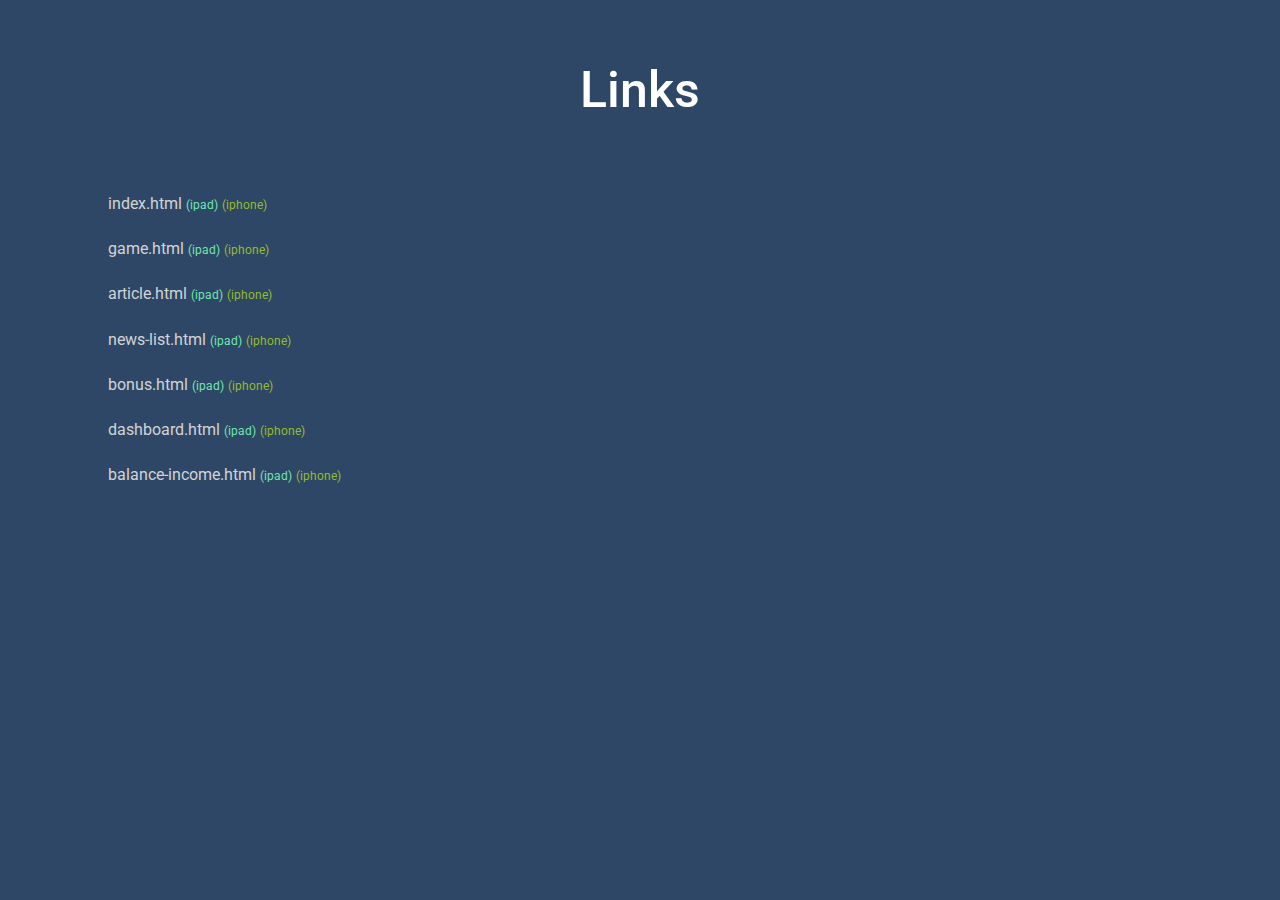
<file: links.html>
<!DOCTYPE html>
<html lang="ru">
<head>
	<meta http-equiv="Content-Type" content="text/html; charset=utf-8" />
	<meta name="format-detection" content="telephone=no">
	<meta name="viewport" content="width=device-width, initial-scale=1, user-scalable=no, maximum-scale=1">
	<title>Links</title>
	<link href="https://fonts.googleapis.com/css?family=Roboto:400,400i,700,700i" rel="stylesheet">
	<link rel="stylesheet" type="text/css" href="css/style.css?ver1.0" />		
			
</head>
<body class="loaded">
<style>
	body {
		background: #2e4767;
		color: #d3d3d3;
		font-family: 'Roboto', sans-serif
	}
	.wrapper {
		max-width: 1200px;
		padding: 40px;
		margin: 0 auto;
		display: flex;
		flex-wrap: wrap;
		-webkit-flex-wrap: wrap;
		-ms-align-items: center;
		align-items: center;

	}
	.wrapper > div {
		flex: 1;
	}
	ul {
		list-style: none;
		margin-bottom: 30px;
		width: 33.33%;
	}
	.ul-wrap {
		display: flex;
		flex-wrap: wrap;
		-webkit-flex-wrap: wrap;
		-ms-align-items: flex-start;
		align-items: flex-start;
	}
	li 	{
		margin-bottom: 10px;
	}
	li.caret {
		height: 1px;
		background: #eee;
		max-width: 200px;
		margin: 20px 0;
	}

	a {
		color: #d3d3d3;
		font-size: 16px;
		line-height: 20px;

	}

	a:hover {
		color: #fff;
	}

	a span {
		color: #6ee6ac;
		font-size: 12px;
	}
	a strong {
		color: #95bc2c;
		font-weight: 400;
		font-size: 12px;
	}
	h1 {
		width: 100%;
		margin:  0;
		font-size: 50px;
		line-height: 60px;
		color: #fff;
		text-align: center;
		padding: 20px 0 40px;

	}
	h1:after, h1:before {
			display: none;
		}
	h4 {
		color: #fff;
		padding: 10px 0;
		margin: 0;
		font-size: 23px;
	}


</style>



<div class="wrapper">
	<div>
		<h1>Links</h1>
		<div class="ul-wrap">
			<ul>
				
				<li><a href="index.html">index.html <span>(ipad)</span> <strong>(iphone)</strong></a></li>
				<li><a href="game.html">game.html <span>(ipad)</span> <strong>(iphone)</strong></a></li>
				<li><a href="article.html">article.html <span>(ipad)</span> <strong>(iphone)</strong></a></li>

				<li><a href="news-list.html">news-list.html <span>(ipad)</span> <strong>(iphone)</strong></a></li>
				<li><a href="bonus.html">bonus.html <span>(ipad)</span> <strong>(iphone)</strong></a></li>
				
				<li><a href="dashboard.html">dashboard.html <span>(ipad)</span> <strong>(iphone)</strong></a></li>
				<li><a href="balance-income.html">balance-income.html <span>(ipad)</span> <strong>(iphone)</strong></a></li>

				
				
				
			</ul>
			
		</div>
	</div>
	
</div>


</body>
</html>
</file>
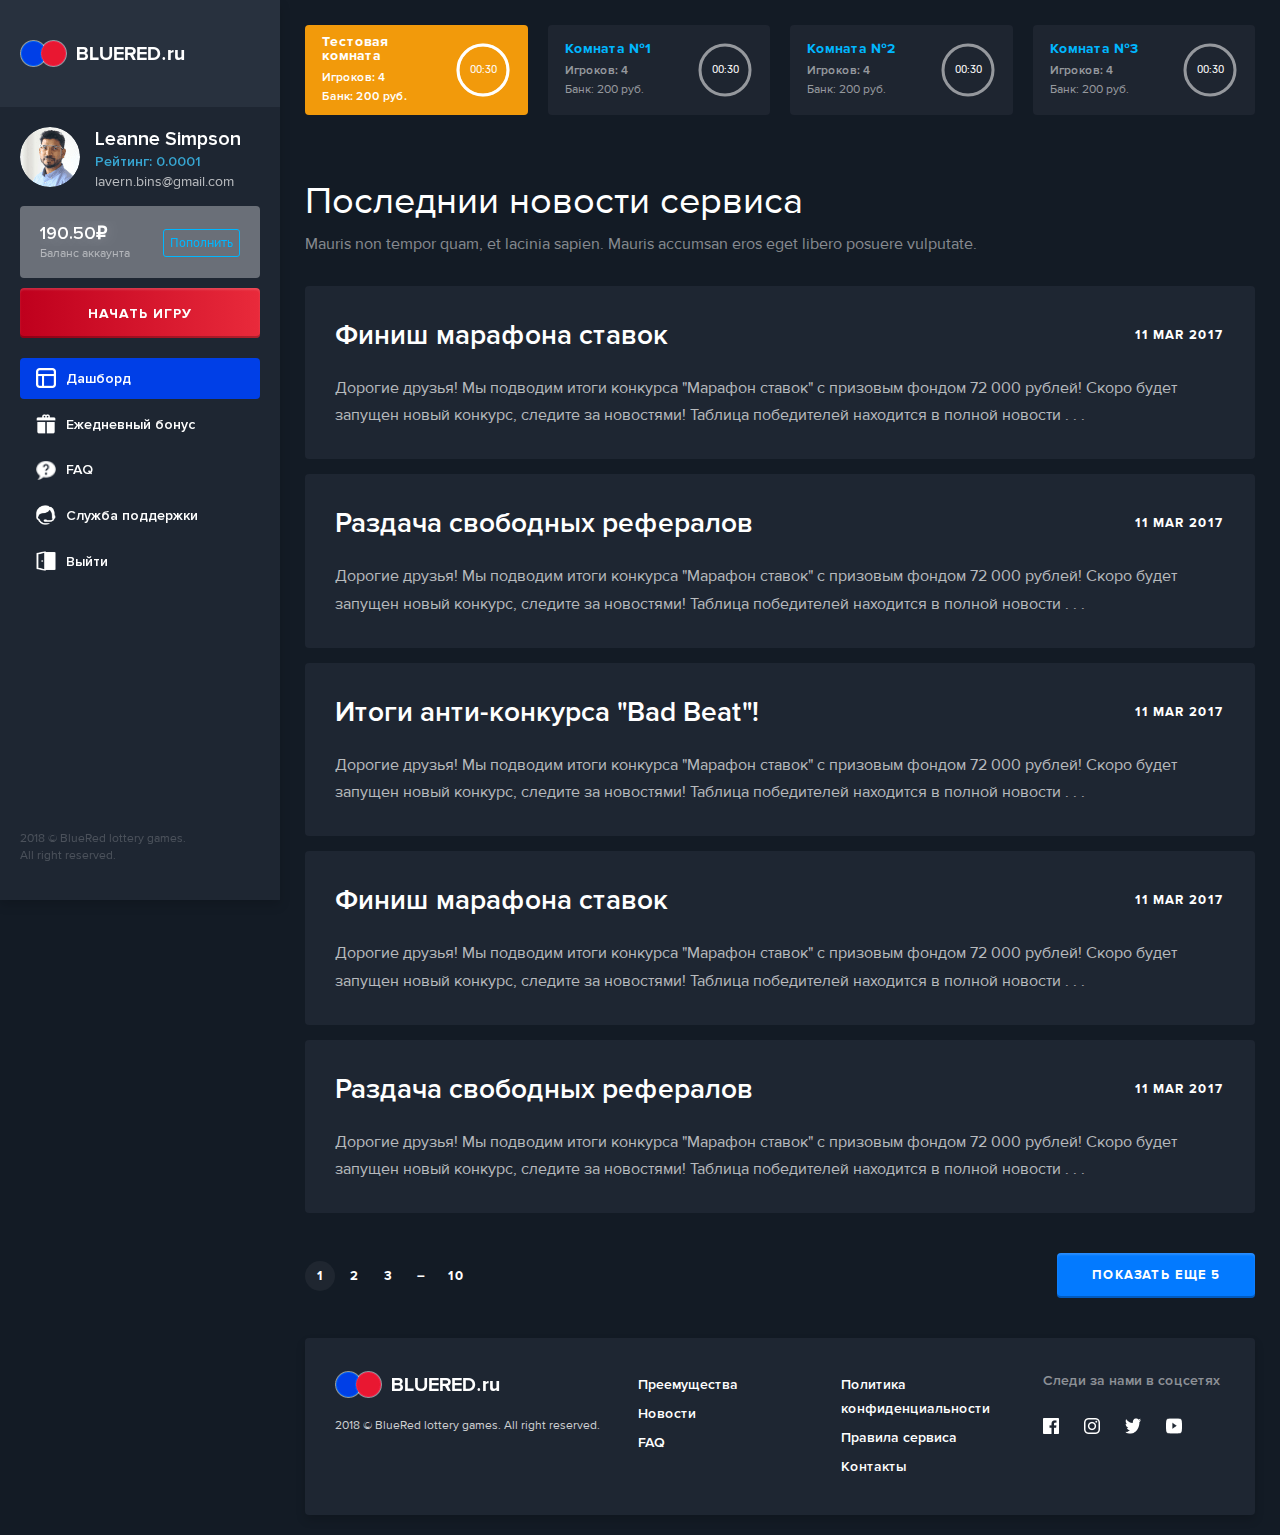
<file: news-list.html>
<!DOCTYPE html>
<html lang="ru">
<head>
	<meta http-equiv="Content-Type" content="text/html; charset=utf-8" />
	<meta name="format-detection" content="telephone=no">
	<meta name="viewport" content="width=device-width, initial-scale=1, user-scalable=no, maximum-scale=1">
	<title>BlueRed - Новости</title>
	<link rel="stylesheet" type="text/css" href="css/style.css?ver1.0" />
</head>
<body class="loaded page-game">


<!-- BEGIN BODY -->
<div class="main-wrapper">

	<!-- BEGIN HEADER -->
	<div class="sidebar">
		<div class="sidebar__header">
			<div class="logo">
				<a href="#" class="logo__container">
					<img class="logo__full" alt="" src="img/logo.png">
				</a>
			</div>
			<a href="#" class="sidebar__close js-close-sidebar">
				<img src="img/close.png" alt="" height="14">
				Закрыть
			</a>
		</div>
		<div class="sidebar__body" >
			<div class="login-wrap">
				<div class="profile">
					<div class="profile__img">
						<img src="img/profile-img.png" alt="">
					</div>
					<div class="profile__content">
						<div class="profile__name">Leanne Simpson</div>
						<div class="profile__rating">Рейтинг: 0.0001 </div>
						<div class="profile__email">lavern.bins@gmail.com</div>
					</div>
				</div>
				<div class="profile-balance">
					<div class="profile-balance__left">
						<div class="profile-balance__count">190.50₽</div>
						<div class="profile-balance__descr">Баланс аккаунта</div>
					</div>
					<div class="profile-balance__right">
						<a href="#" class="profile-balance__btn">Пополнить</a>
					</div>
				</div>
				<a href="#" class="btn btn--danger btn--lg btn--block">НАЧАТЬ ИГРУ</a>
			</div>
			<ul class="sidebar-menu">
				<li class="sidebar-menu__item active">
					<a href="#" class="sidebar-menu__link sidebar-menu__link--dashboard">Дашборд</a>
				</li>
				<li class="sidebar-menu__item">
					<a href="#" class="sidebar-menu__link sidebar-menu__link--bonus">Ежедневный бонус</a>
				</li>
				<li class="sidebar-menu__item">
					<a href="#" class="sidebar-menu__link sidebar-menu__link--faq">FAQ</a>
				</li>
				<li class="sidebar-menu__item">
					<a href="#" class="sidebar-menu__link sidebar-menu__link--support">Служба поддержки</a>
				</li>
				<li class="sidebar-menu__item">
					<a href="#" class="sidebar-menu__link sidebar-menu__link--exit">Выйти</a>
				</li>
			</ul>
		</div>
		<div class="sidebar__body" style="display: none;">
			<div class="login-wrap">
				<div class="profile">
					<a href="#" class="btn btn--block">Войти на сайт</a>
				</div>
				<a href="#" class="btn btn--danger btn--lg btn--block">НАЧАТЬ ИГРУ</a>
			</div>
			<ul class="sidebar-menu">
				<li class="sidebar-menu__item active">
					<a href="#" class="sidebar-menu__link sidebar-menu__link--home">Главная</a>
				</li>
				<li class="sidebar-menu__item">
					<a href="#" class="sidebar-menu__link sidebar-menu__link--news">Новости</a>
				</li>
				<li class="sidebar-menu__item">
					<a href="#" class="sidebar-menu__link sidebar-menu__link--faq">FAQ</a>
				</li>
				<li class="sidebar-menu__item">
					<a href="#" class="sidebar-menu__link sidebar-menu__link--support">Служба поддержки</a>
				</li>
	
			</ul>
		</div>
		<div class="sidebar__footer">
			<p class="copyright">2018 &copy; BlueRed lottery games. <br>All right reserved.</p>
		</div>
	</div>
	<div class="sidebar sidebar--mobile">
		<div class="sidebar__header">
			<div class="logo">
				<a href="#" class="logo__container">
					<img class="logo__small" alt="" src="img/logo-small.png">
				</a>
			</div>
		</div>
		<div class="sidebar__body">
			<a href="#" class="sidebar__open js-open-sidebar">
				<span></span>
				<span></span>
				<span></span>
			</a>
		</div>
		
	</div>
	<!-- HEADER EOF   -->

	<!-- BEGIN CONTENT -->
	<main class="main main--custom">
		<div class="container">
			<!-- BEGIN ROOMS -->
			<div class="rooms row">
				<div class="col-xl-3 col-md-6 rooms__column">
					<div class="dashboard-room dashboard-room--active">
						<a href="#" class="dashboard-room__link">
							<span class="dashboard-room__content">
								<span class="dashboard-room__name">Тестовая комната</span>
								<span class="dashboard-room__players">Игроков: 4</span>
								<span class="dashboard-room__bank">Банк: 200 руб.</span>
							</span>
							<div class="timer dashboard-room__timer">
								<div class="countdown">
									<div id="dashboardtimer1" class="countdown__number">00:30</div>
									<svg class="countdown__svg">  
										<circle class="countdown__bg" r="25" cx="28" cy="28"></circle>
										<circle class="countdown__progress" r="25" cx="28" cy="28"></circle>
									</svg>
									
								</div>
							</div>
						</a>
					</div>
				</div>
				<div class="col-xl-3 col-md-6 rooms__column">
					<div class="dashboard-room">
						<a href="#" class="dashboard-room__link">
							<span class="dashboard-room__content">
								<span class="dashboard-room__name">Комната №1</span>
								<span class="dashboard-room__players">Игроков: 4</span>
								<span class="dashboard-room__bank">Банк: 200 руб.</span>
							</span>
							<div class="timer dashboard-room__timer">
								<div class="countdown">
									<div id="dashboardtimer2" class="countdown__number">00:30</div>
									<svg class="countdown__svg">
										<circle class="countdown__bg" r="25" cx="28" cy="28"></circle>
										<circle class="countdown__progress" r="25" cx="28" cy="28"></circle>
									</svg>
									
								</div>
							</div>
						</a>
					</div>
				</div>
				<div class="col-xl-3 col-md-6 rooms__column">
					<div class="dashboard-room">
						<a href="#" class="dashboard-room__link">
							<span class="dashboard-room__content">
								<span class="dashboard-room__name">Комната №2</span>
								<span class="dashboard-room__players">Игроков: 4</span>
								<span class="dashboard-room__bank">Банк: 200 руб.</span>
							</span>
							<div class="timer dashboard-room__timer">
								<div class="countdown">
									<div id="dashboardtimer3" class="countdown__number">00:30</div>
									<svg class="countdown__svg">
										<circle class="countdown__bg" r="25" cx="28" cy="28"></circle>
										<circle class="countdown__progress" r="25" cx="28" cy="28"></circle>
									</svg>
									
								</div>
							</div>
						</a>
					</div>
				</div>
				<div class="col-xl-3 col-md-6 rooms__column">
					<div class="dashboard-room">
						<a href="#" class="dashboard-room__link">
							<span class="dashboard-room__content">
								<span class="dashboard-room__name">Комната №3</span>
								<span class="dashboard-room__players">Игроков: 4</span>
								<span class="dashboard-room__bank">Банк: 200 руб.</span>
							</span>
							<div class="timer dashboard-room__timer">
								<div class="countdown">
									<div id="dashboardtimer4" class="countdown__number">00:30</div>
									<svg class="countdown__svg">
										<circle class="countdown__bg" r="25" cx="28" cy="28"></circle>
										<circle class="countdown__progress" r="25" cx="28" cy="28"></circle>
									</svg>
									
								</div>
							</div>
						</a>
					</div>
				</div>
			</div>
			<!-- ROOMS EOF   -->
			
			<div class="page-header">
				
				<h2 class="page-header__title">Последнии новости сервиса</h2>
				<p class="page-header__descr">Mauris non tempor quam, et lacinia sapien. Mauris accumsan eros eget libero posuere vulputate.</p>
					
			</div>

			<div class="article-list">
				<div class="article-list__item article-inner">
					<a href="#" class="article-inner__link-cover">&nbsp;</a>
					<div class="article-inner__header">
						<div class="article-inner__title">Финиш марафона ставок</div>
						<div class="article-inner__date">11 Mar 2017</div>
					</div>
					<div class="article-inner__body">
						<p>Дорогие друзья! Мы подводим итоги конкурса "Марафон ставок" с призовым фондом 72 000 рублей! Скоро будет запущен новый конкурс, следите за новостями! Таблица победителей находится в полной новости . . .</p>
					</div>
				</div>
				<div class="article-list__item article-inner">
					<a href="#" class="article-inner__link-cover">&nbsp;</a>
					<div class="article-inner__header">
						<div class="article-inner__title">Раздача свободных рефералов</div>
						<div class="article-inner__date">11 Mar 2017</div>
					</div>
					<div class="article-inner__body">
						<p>Дорогие друзья! Мы подводим итоги конкурса "Марафон ставок" с призовым фондом 72 000 рублей! Скоро будет запущен новый конкурс, следите за новостями! Таблица победителей находится в полной новости . . .</p>
					</div>
				</div>
				<div class="article-list__item article-inner">
					<a href="#" class="article-inner__link-cover">&nbsp;</a>
					<div class="article-inner__header">
						<div class="article-inner__title">Итоги анти-конкурса "Bad Beat"!</div>
						<div class="article-inner__date">11 Mar 2017</div>
					</div>
					<div class="article-inner__body">
						<p>Дорогие друзья! Мы подводим итоги конкурса "Марафон ставок" с призовым фондом 72 000 рублей! Скоро будет запущен новый конкурс, следите за новостями! Таблица победителей находится в полной новости . . .</p>
					</div>
				</div>
				<div class="article-list__item article-inner">
					<a href="#" class="article-inner__link-cover">&nbsp;</a>
					<div class="article-inner__header">
						<div class="article-inner__title">Финиш марафона ставок</div>
						<div class="article-inner__date">11 Mar 2017</div>
					</div>
					<div class="article-inner__body">
						<p>Дорогие друзья! Мы подводим итоги конкурса "Марафон ставок" с призовым фондом 72 000 рублей! Скоро будет запущен новый конкурс, следите за новостями! Таблица победителей находится в полной новости . . .</p>
					</div>
				</div>
				<div class="article-list__item article-inner">
					<a href="#" class="article-inner__link-cover">&nbsp;</a>
					<div class="article-inner__header">
						<div class="article-inner__title">Раздача свободных рефералов</div>
						<div class="article-inner__date">11 Mar 2017</div>
					</div>
					<div class="article-inner__body">
						<p>Дорогие друзья! Мы подводим итоги конкурса "Марафон ставок" с призовым фондом 72 000 рублей! Скоро будет запущен новый конкурс, следите за новостями! Таблица победителей находится в полной новости . . .</p>
					</div>
				</div>
			</div>

			<div class="box-pagination">
				<div class="row align-items-center">
					<div class="col-lg-7 box-pagination__left">
						<ul class="pagination-list">
							<li class="pagination-list__item">
								<a href="#" class="pagination-list__link active">1</a>
							</li>
							<li class="pagination-list__item">
								<a href="#" class="pagination-list__link">2</a>
							</li>
							<li class="pagination-list__item">
								<a href="#" class="pagination-list__link">3</a>
							</li>
							<li class="pagination-list__item">
								<a href="#" class="pagination-list__link">–</a>
							</li>
							<li class="pagination-list__item">
								<a href="#" class="pagination-list__link">10</a>
							</li>
						</ul>
					</div>
					<div class="col-lg-5 box-pagination__right">
						<a href="#" class="load-more btn btn--info">Показать еще 5</a>
					</div>
				</div>	
			</div>
			
		</div>
	</main>
	<!-- CONTENT EOF   -->


	<!-- BEGIN FOOTER -->
	<footer class="footer">
		<div class="container">
			<div class="row">
				<div class="col-xl-4 col-lg-3 col-md-4 footer__item">
					<div class="logo">
						<a href="#"><img src="img/logo.png?ver1.0" alt=""></a>
					</div>
					<p class="copyright">2018 &copy; BlueRed lottery games. All right reserved.</p>
				</div>
				<div class="col-xl-8 col-lg-9 col-md-8">
					<div class="row">
						<div class="col-xl-4 col-lg-4 col-sm-6 footer__item">
							<ul class="footer-menu">
								<li class="footer-menu__item">
									<a href="#" class="footer-menu__link">Преемущества</a>
								</li>
								<li class="footer-menu__item">
									<a href="#" class="footer-menu__link">Новости</a>
								</li>
								<li class="footer-menu__item">
									<a href="#" class="footer-menu__link">FAQ</a>
								</li>
							</ul>
						</div>
						<div class="col-xl-4 col-lg-4 col-sm-6 footer__item">
							<ul class="footer-menu">
								<li class="footer-menu__item">
									<a href="#" class="footer-menu__link">Политика конфиденциальности</a>
								</li>
								<li class="footer-menu__item">
									<a href="#" class="footer-menu__link">Правила сервиса</a>
								</li>
								<li class="footer-menu__item">
									<a href="#" class="footer-menu__link">Контакты</a>
								</li>
							</ul>
						</div>
						<div class="col-xl-4 col-lg-4 col-sm-6 footer__item">
							<div class="footer-title">Следи за нами в соцсетях</div>
							<div class="social">
								<a href="#" class="social__link">
									<img src="img/facebook.png" alt="" class="icon">
								</a>
								<a href="#" class="social__link">
									<img src="img/instagram.png" alt="" class="icon">
								</a>
								<a href="#" class="social__link">
									<img src="img/twitter.png" alt="" class="icon">
								</a>
								<a href="#" class="social__link">
									<img src="img/youtube.png" alt="" class="icon">
								</a>
							</div>
						</div>
					</div>
				</div>
			</div>
		</div>
	</footer>
	<!-- FOOTER EOF   -->

</div>
<!-- BODY EOF   -->


<div class="icon-load"></div>
<script src="js/all.js?ver1.0"></script>

<script>
	function startTimer(duration, display) {
	    var timer = duration, minutes, seconds;
	    setInterval(function () {
	        minutes = parseInt(timer / 60, 10)
	        seconds = parseInt(timer % 60, 10);
	        minutes = minutes < 10 ? "0" + minutes : minutes;
	        seconds = seconds < 10 ? "0" + seconds : seconds;
	        display.text(minutes + ":" + seconds);
	        if (--timer < 0) {
	            timer = duration;
	        }
	    }, 1000);
	}

	function Timer (){
		var display = $('#dashboardtimer1');
		startTimer(30, display);	
	}

	// function Dashboardtimer (){
	// 	var display = $('#dashboardtimer1');
	// 	startTimer(30, display);	
	// }

	function Timer1 (){
		var display = $('#dashboardtimer2');
		startTimer(30, display);	
	}
	function Timer2 (){
		var display = $('#dashboardtimer3');
		startTimer(30, display);	
	}
	function Timer3 (){
		var display = $('#dashboardtimer4');
		startTimer(30, display);	
	}
	function Timer4 (){
		var display = $('#dashboardtimer5');
		startTimer(30, display);	
	}
	$(document).ready(function (){
		Timer ();
		Timer1 ();
		Timer2 ();
		Timer3 ();
		Timer4 ();
	});	      
</script>


</body>
</html>
</file>
